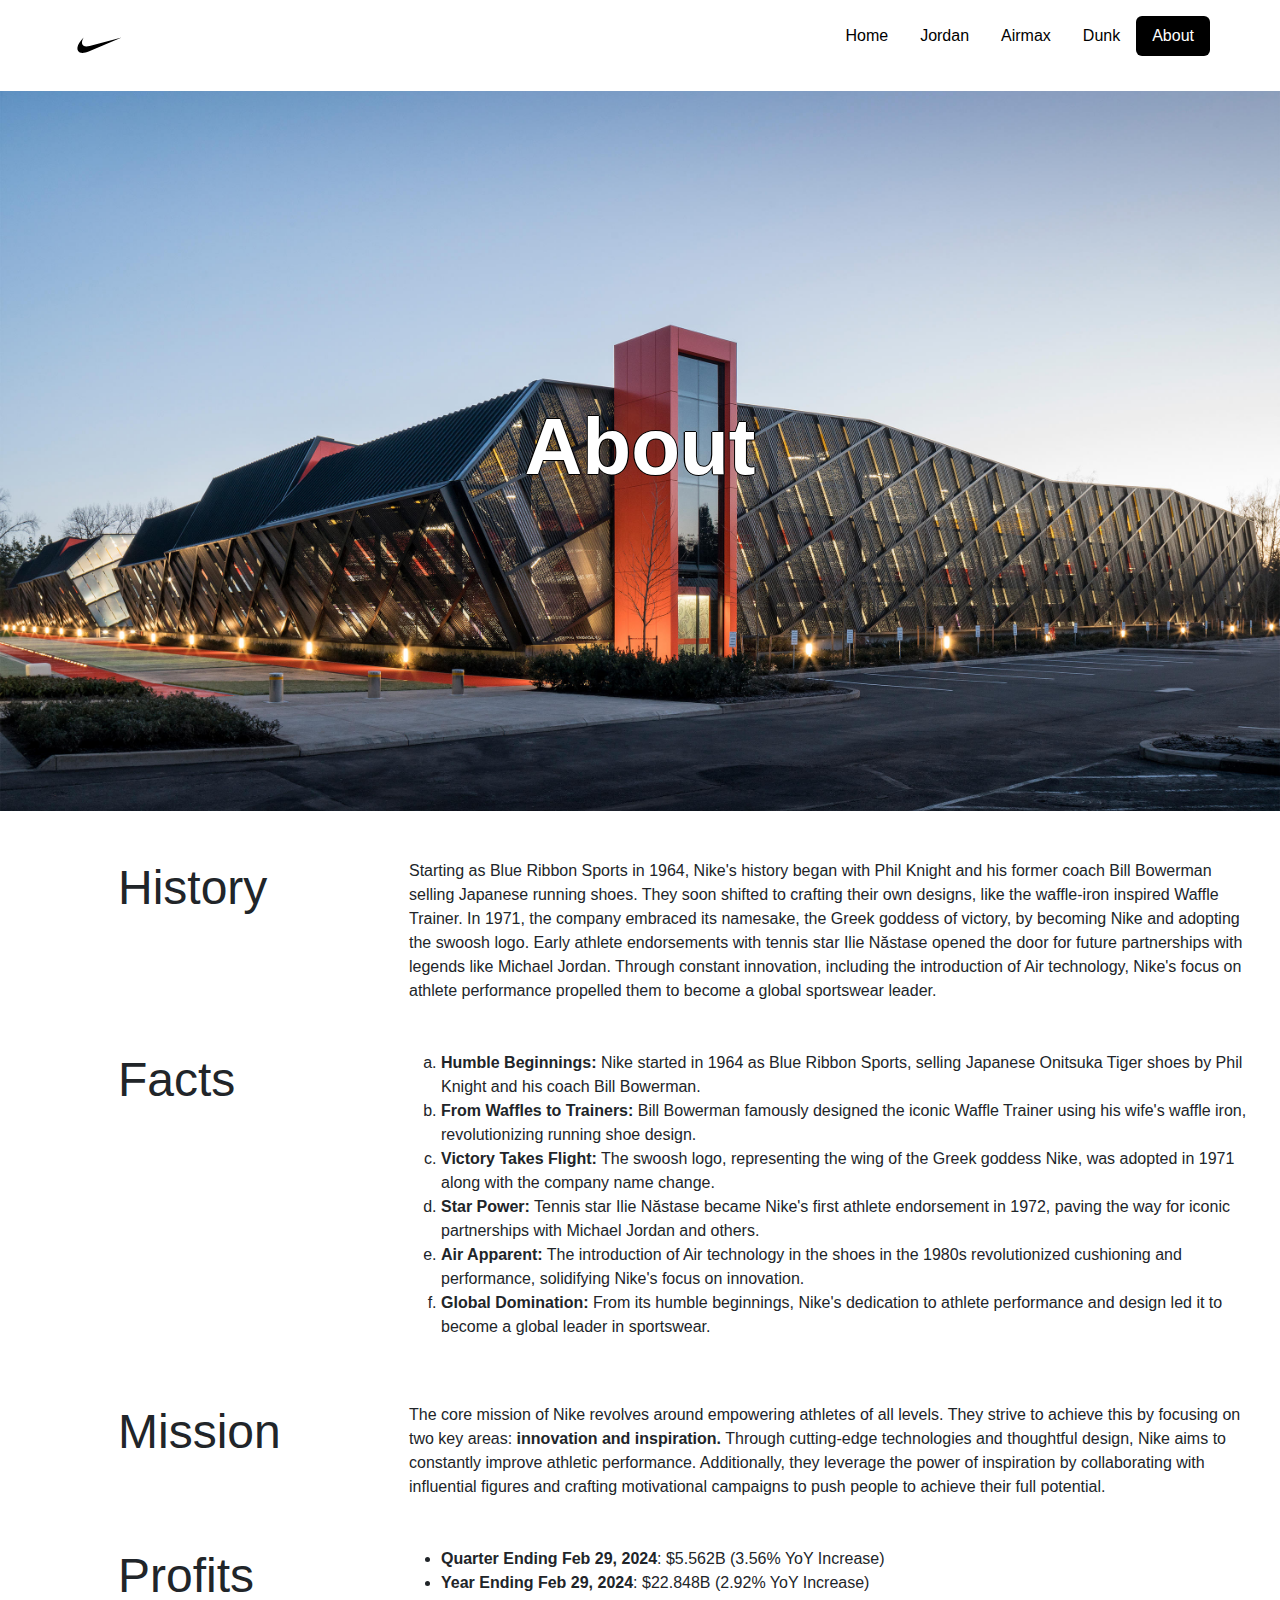
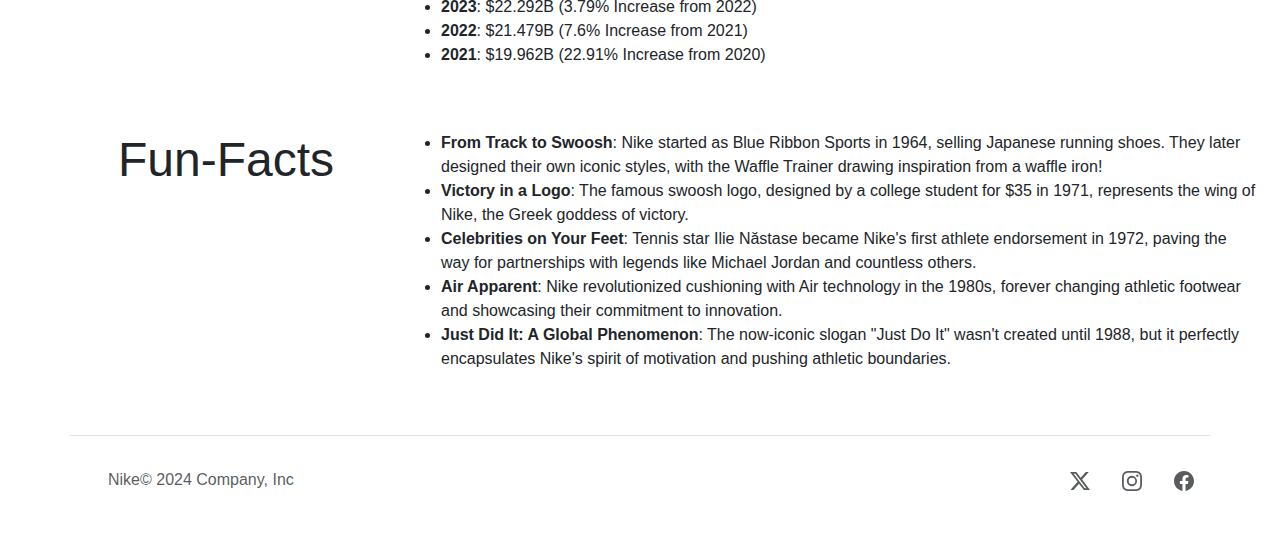
<file: about.html>
<!DOCTYPE html>
<html lang="en">
  <head>
    <meta charset="UTF-8" />
    <meta name="viewport" content="width=device-width, initial-scale=1.0" />
    <title>Nike About</title>
    <link
      rel="shortcut icon"
      href="images/nikefavicon.png"
      type="image/x-icon"
    />
    <link rel="stylesheet" href="style.css" />
    <link
      href="https://cdn.jsdelivr.net/npm/bootstrap@5.3.3/dist/css/bootstrap.min.css"
      rel="stylesheet"
      integrity="sha384-QWTKZyjpPEjISv5WaRU9OFeRpok6YctnYmDr5pNlyT2bRjXh0JMhjY6hW+ALEwIH"
      crossorigin="anonymous"
    />
    <link href="https://unpkg.com/aos@2.3.1/dist/aos.css" rel="stylesheet" />
  </head>

  <body>
    <div class="container bg-white">
      <header class="d-flex flex-wrap justify-content-center py-3">
        <a
          href="index.html"
          class="d-flex align-items-center mb-3 mb-md-0 me-md-auto link-body-emphasis text-decoration-none"
        >
          <svg
            aria-hidden="true"
            class="pre-logo-svg"
            focusable="false"
            viewBox="0 0 24 24"
            role="img"
            width="59px"
            height=""
            fill="none"
          >
            <path
              fill="currentColor"
              fill-rule="evenodd"
              d="M21 8.719L7.836 14.303C6.74 14.768 5.818 15 5.075 15c-.836 0-1.445-.295-1.819-.884-.485-.76-.273-1.982.559-3.272.494-.754 1.122-1.446 1.734-2.108-.144.234-1.415 2.349-.025 3.345.275.2.666.298 1.147.298.386 0 .829-.063 1.316-.19L21 8.719z"
              clip-rule="evenodd"
            ></path>
          </svg>
        </a>

        <ul class="nav nav-pills">
          <li class="nav-item">
            <a href="index.html" class="nav-link" aria-current="page">Home</a>
          </li>
          <li class="nav-item">
            <a href="jordon.html" class="nav-link">Jordan</a>
          </li>
          <li class="nav-item">
            <a href="airmax.html" class="nav-link">Airmax</a>
          </li>
          <li class="nav-item">
            <a href="dunk.html" class="nav-link">Dunk</a>
          </li>
          <li class="nav-item">
            <a href="about.html" class="nav-link active">About</a>
          </li>
        </ul>
      </header>
    </div>
    <div class="abouthero d-flex align-items-center justify-content-center">
      <div class="">
        <h1 class="display-1 fw-bold">About</h1>
      </div>
    </div>
    <div class="container">
      <div class="container m-5">
        <div class="row">
          <div class="col-3 display-5 fwbold">History</div>
          <div class="col-9">
            Starting as Blue Ribbon Sports in 1964, Nike's history began with
            Phil Knight and his former coach Bill Bowerman selling Japanese
            running shoes. They soon shifted to crafting their own designs, like
            the waffle-iron inspired Waffle Trainer. In 1971, the company
            embraced its namesake, the Greek goddess of victory, by becoming
            Nike and adopting the swoosh logo. Early athlete endorsements with
            tennis star Ilie Năstase opened the door for future partnerships
            with legends like Michael Jordan. Through constant innovation,
            including the introduction of Air technology, Nike's focus on
            athlete performance propelled them to become a global sportswear
            leader.
          </div>
        </div>
      </div>
      <div class="container m-5">
        <div class="row">
          <div class="col-3 display-5 fwbold">Facts</div>
          <div class="col-9">
            <ol type="a">
              <li>
                <b>Humble Beginnings:</b> Nike started in 1964 as Blue Ribbon
                Sports, selling Japanese Onitsuka Tiger shoes by Phil Knight and
                his coach Bill Bowerman.
              </li>
              <li>
                <b>From Waffles to Trainers:</b> Bill Bowerman famously designed
                the iconic Waffle Trainer using his wife's waffle iron,
                revolutionizing running shoe design.
              </li>
              <li>
                <b>Victory Takes Flight:</b> The swoosh logo, representing the
                wing of the Greek goddess Nike, was adopted in 1971 along with
                the company name change.
              </li>
              <li>
                <b>Star Power:</b> Tennis star Ilie Năstase became Nike's first
                athlete endorsement in 1972, paving the way for iconic
                partnerships with Michael Jordan and others.
              </li>
              <li>
                <b>Air Apparent:</b> The introduction of Air technology in the
                shoes in the 1980s revolutionized cushioning and performance,
                solidifying Nike's focus on innovation.
              </li>
              <li>
                <b>Global Domination:</b> From its humble beginnings, Nike's
                dedication to athlete performance and design led it to become a
                global leader in sportswear.
              </li>
            </ol>
          </div>
        </div>
      </div>
      <div class="container m-5">
        <div class="row">
          <div class="col-3 display-5 fwbold">Mission</div>
          <div class="col-9">
            The core mission of Nike revolves around empowering athletes of all
            levels. They strive to achieve this by focusing on two key areas:
            <b>innovation and inspiration.</b> Through cutting-edge technologies
            and thoughtful design, Nike aims to constantly improve athletic
            performance. Additionally, they leverage the power of inspiration by
            collaborating with influential figures and crafting motivational
            campaigns to push people to achieve their full potential.
          </div>
        </div>
      </div>
      <div class="container m-5">
        <div class="row">
          <div class="col-3 display-5 fwbold">Profits</div>
          <div class="col-9">
            <ul>
              <li>
                <b>Quarter Ending Feb 29, 2024</b>: $5.562B (3.56% YoY Increase)
              </li>
              <li>
                <b>Year Ending Feb 29, 2024</b>: $22.848B (2.92% YoY Increase)
              </li>
              <li><b>2023</b>: $22.292B (3.79% Increase from 2022)</li>
              <li><b>2022</b>: $21.479B (7.6% Increase from 2021)</li>
              <li><b>2021</b>: $19.962B (22.91% Increase from 2020)</li>
            </ul>
          </div>
        </div>
      </div>
      <div class="container m-5">
        <div class="row">
          <div class="col-3 display-5 fwbold">Fun-Facts</div>
          <div class="col-9">
            <ul>
              <li>
                <b>From Track to Swoosh</b>: Nike started as Blue Ribbon Sports
                in 1964, selling Japanese running shoes. They later designed
                their own iconic styles, with the Waffle Trainer drawing
                inspiration from a waffle iron!
              </li>
              <li>
                <b>Victory in a Logo</b>: The famous swoosh logo, designed by a
                college student for $35 in 1971, represents the wing of Nike,
                the Greek goddess of victory.
              </li>
              <li>
                <b>Celebrities on Your Feet</b>: Tennis star Ilie Năstase became
                Nike's first athlete endorsement in 1972, paving the way for
                partnerships with legends like Michael Jordan and countless
                others.
              </li>
              <li>
                <b>Air Apparent</b>: Nike revolutionized cushioning with Air
                technology in the 1980s, forever changing athletic footwear and
                showcasing their commitment to innovation.
              </li>
              <li>
                <b>Just Did It: A Global Phenomenon</b>: The now-iconic slogan
                "Just Do It" wasn't created until 1988, but it perfectly
                encapsulates Nike's spirit of motivation and pushing athletic
                boundaries.
              </li>
            </ul>
          </div>
        </div>
      </div>
    </div>

    <div class="container">
      <footer
        class="d-flex flex-wrap justify-content-between align-items-center py-3 my-4 border-top"
      >
        <div class="col-md-4 d-flex align-items-center">
          <a
            href="/"
            class="mb-3 me-2 mb-md-0 text-body-secondary text-decoration-none lh-1"
          >
            <svg class="bi" width="30" height="24">
              <use xlink:href="#bootstrap"></use>
            </svg>
          </a>
          <span class="mb-3 mb-md-0 text-body-secondary"
            >Nike© 2024 Company, Inc</span
          >
        </div>

        <ul class="nav col-md-4 justify-content-end list-unstyled d-flex">
          <li class="m-3">
            <a class="text-body-secondary" href="#"
              ><svg
                xmlns="http://www.w3.org/2000/svg"
                width="20"
                height="20"
                fill="currentColor"
                class="bi bi-twitter-x"
                viewBox="0 0 16 16"
              >
                <path
                  d="M12.6.75h2.454l-5.36 6.142L16 15.25h-4.937l-3.867-5.07-4.425 5.07H.316l5.733-6.57L0 .75h5.063l3.495 4.633L12.601.75Zm-.86 13.028h1.36L4.323 2.145H2.865z"
                /></svg
            ></a>
          </li>
          <li class="m-3">
            <a class="text-body-secondary" href="#"
              ><svg
                xmlns="http://www.w3.org/2000/svg"
                width="20"
                height="20"
                fill="currentColor"
                class="bi bi-instagram"
                viewBox="0 0 16 16"
              >
                <path
                  d="M8 0C5.829 0 5.556.01 4.703.048 3.85.088 3.269.222 2.76.42a3.9 3.9 0 0 0-1.417.923A3.9 3.9 0 0 0 .42 2.76C.222 3.268.087 3.85.048 4.7.01 5.555 0 5.827 0 8.001c0 2.172.01 2.444.048 3.297.04.852.174 1.433.372 1.942.205.526.478.972.923 1.417.444.445.89.719 1.416.923.51.198 1.09.333 1.942.372C5.555 15.99 5.827 16 8 16s2.444-.01 3.298-.048c.851-.04 1.434-.174 1.943-.372a3.9 3.9 0 0 0 1.416-.923c.445-.445.718-.891.923-1.417.197-.509.332-1.09.372-1.942C15.99 10.445 16 10.173 16 8s-.01-2.445-.048-3.299c-.04-.851-.175-1.433-.372-1.941a3.9 3.9 0 0 0-.923-1.417A3.9 3.9 0 0 0 13.24.42c-.51-.198-1.092-.333-1.943-.372C10.443.01 10.172 0 7.998 0zm-.717 1.442h.718c2.136 0 2.389.007 3.232.046.78.035 1.204.166 1.486.275.373.145.64.319.92.599s.453.546.598.92c.11.281.24.705.275 1.485.039.843.047 1.096.047 3.231s-.008 2.389-.047 3.232c-.035.78-.166 1.203-.275 1.485a2.5 2.5 0 0 1-.599.919c-.28.28-.546.453-.92.598-.28.11-.704.24-1.485.276-.843.038-1.096.047-3.232.047s-2.39-.009-3.233-.047c-.78-.036-1.203-.166-1.485-.276a2.5 2.5 0 0 1-.92-.598 2.5 2.5 0 0 1-.6-.92c-.109-.281-.24-.705-.275-1.485-.038-.843-.046-1.096-.046-3.233s.008-2.388.046-3.231c.036-.78.166-1.204.276-1.486.145-.373.319-.64.599-.92s.546-.453.92-.598c.282-.11.705-.24 1.485-.276.738-.034 1.024-.044 2.515-.045zm4.988 1.328a.96.96 0 1 0 0 1.92.96.96 0 0 0 0-1.92m-4.27 1.122a4.109 4.109 0 1 0 0 8.217 4.109 4.109 0 0 0 0-8.217m0 1.441a2.667 2.667 0 1 1 0 5.334 2.667 2.667 0 0 1 0-5.334"
                /></svg
            ></a>
          </li>
          <li class="m-3">
            <a class="text-body-secondary" href="#"
              ><svg
                xmlns="http://www.w3.org/2000/svg"
                width="20"
                height="20"
                fill="currentColor"
                class="bi bi-facebook"
                viewBox="0 0 16 16"
              >
                <path
                  d="M16 8.049c0-4.446-3.582-8.05-8-8.05C3.58 0-.002 3.603-.002 8.05c0 4.017 2.926 7.347 6.75 7.951v-5.625h-2.03V8.05H6.75V6.275c0-2.017 1.195-3.131 3.022-3.131.876 0 1.791.157 1.791.157v1.98h-1.009c-.993 0-1.303.621-1.303 1.258v1.51h2.218l-.354 2.326H9.25V16c3.824-.604 6.75-3.934 6.75-7.951"
                /></svg
            ></a>
          </li>
        </ul>
      </footer>
    </div>
  </body>
</html>
</file>
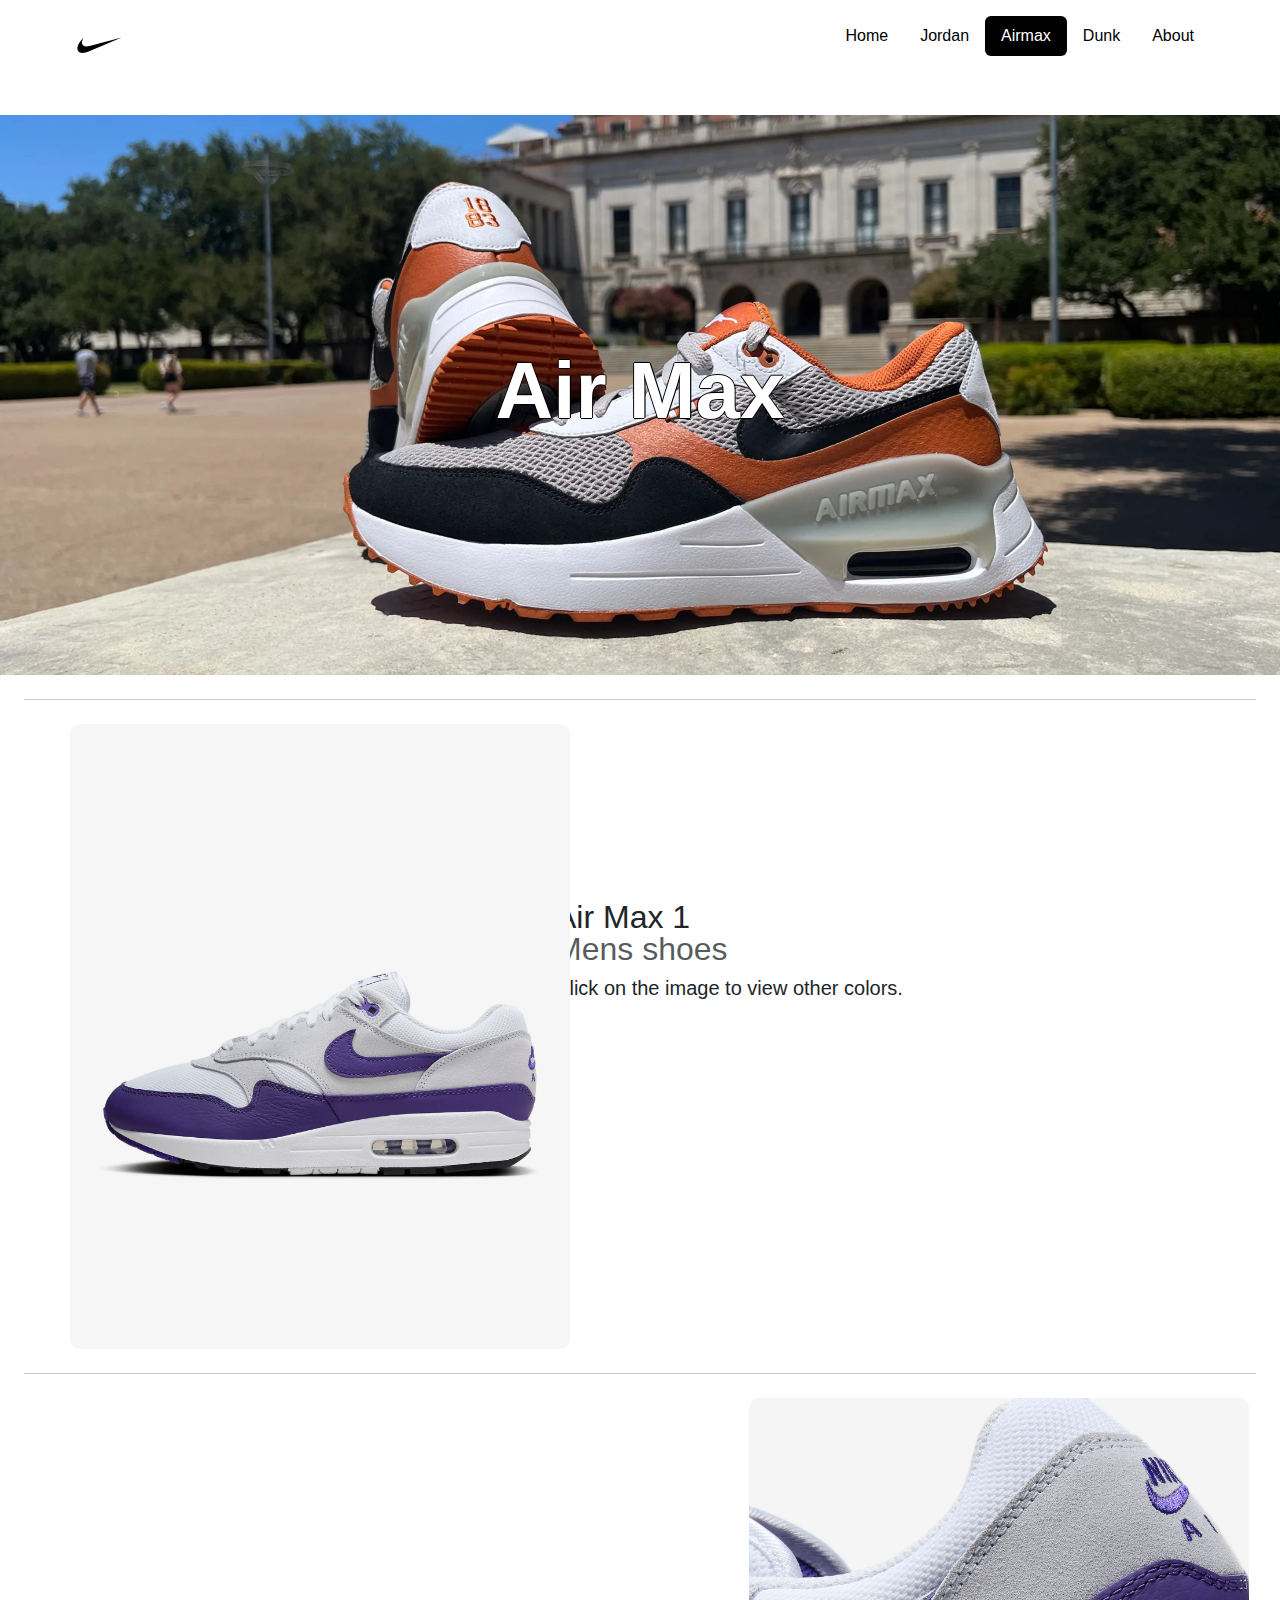
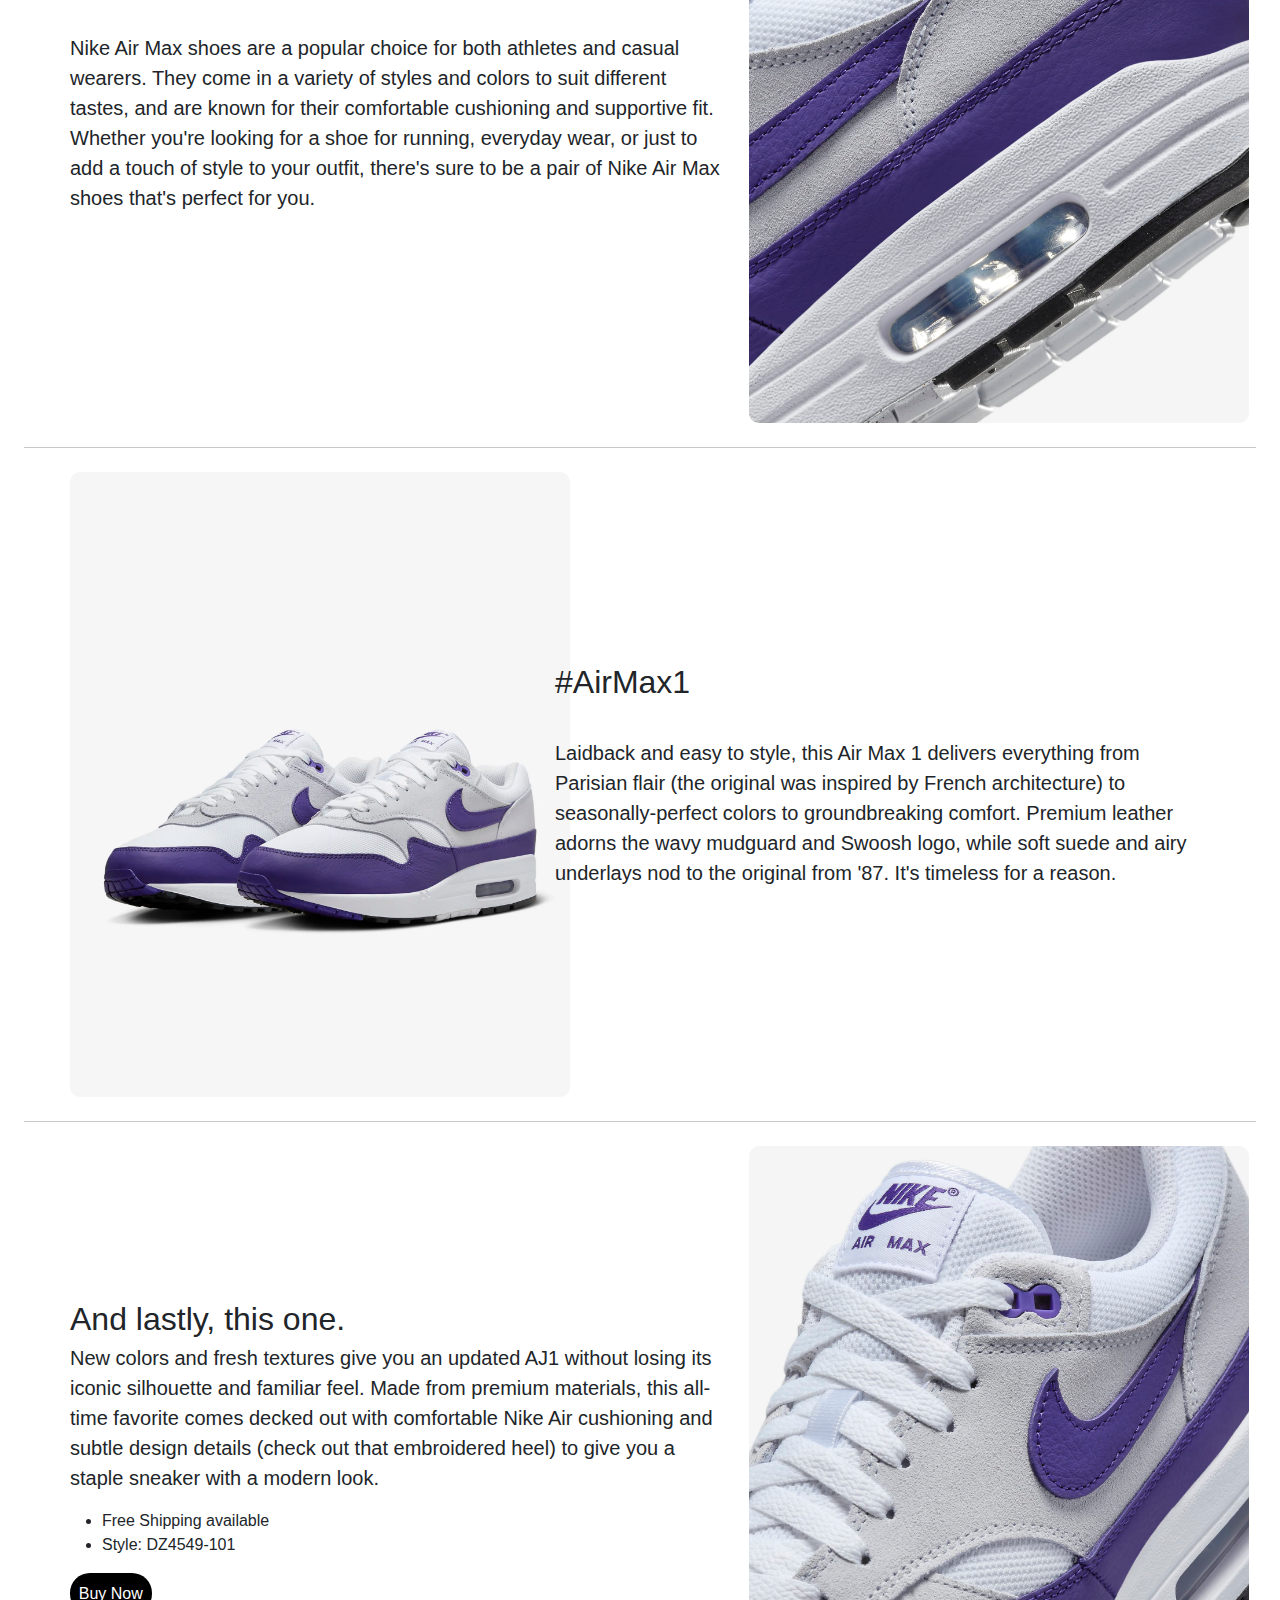
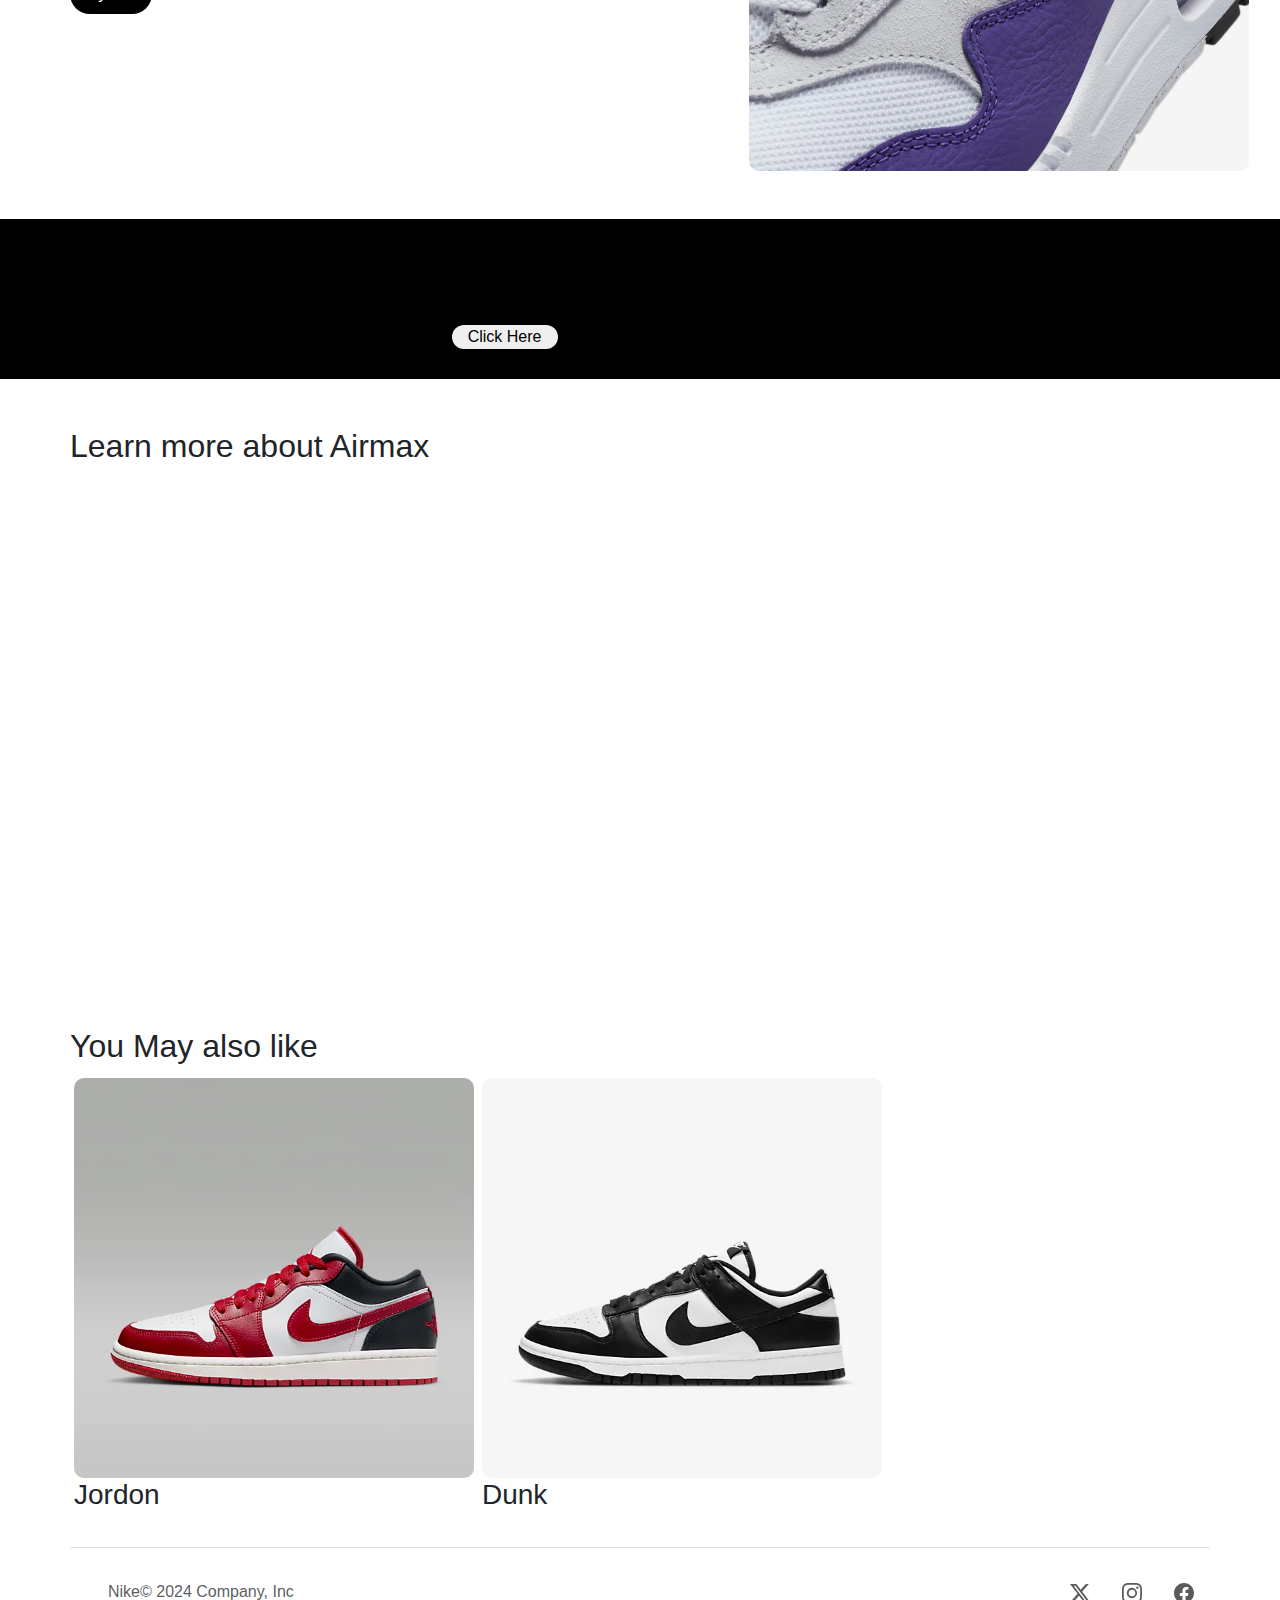
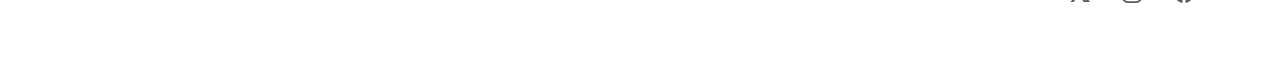
<file: airmax.html>
<!DOCTYPE html>
<html lang="en">
  <head>
    <meta charset="UTF-8" />
    <meta name="viewport" content="width=device-width, initial-scale=1.0" />
    <title>Air Max</title>
    <link rel="stylesheet" href="style.css" />
    <link rel="shortcut icon" href="images/nikefavicon.png" type="image/x-icon">
    <link
      href="https://cdn.jsdelivr.net/npm/bootstrap@5.3.3/dist/css/bootstrap.min.css"
      rel="stylesheet"
      integrity="sha384-QWTKZyjpPEjISv5WaRU9OFeRpok6YctnYmDr5pNlyT2bRjXh0JMhjY6hW+ALEwIH"
      crossorigin="anonymous"
    />
    <link href="https://unpkg.com/aos@2.3.1/dist/aos.css" rel="stylesheet" />
  </head>
  <body>
    <div class="container bg-white">
      <header class="d-flex flex-wrap justify-content-center py-3 mb-4">
        <a
          href="index.html"
          class="d-flex align-items-center mb-3 mb-md-0 me-md-auto link-body-emphasis text-decoration-none"
        >
        <svg aria-hidden="true" class="pre-logo-svg" focusable="false" viewBox="0 0 24 24" role="img" width="59px" height="" fill="none"><path fill="currentColor" fill-rule="evenodd" d="M21 8.719L7.836 14.303C6.74 14.768 5.818 15 5.075 15c-.836 0-1.445-.295-1.819-.884-.485-.76-.273-1.982.559-3.272.494-.754 1.122-1.446 1.734-2.108-.144.234-1.415 2.349-.025 3.345.275.2.666.298 1.147.298.386 0 .829-.063 1.316-.19L21 8.719z" clip-rule="evenodd"></path></svg>
        </a>

        <ul class="nav nav-pills">
          <li class="nav-item">
            <a href="index.html" class="nav-link" aria-current="page">Home</a>
          </li>
          <li class="nav-item"><a href="jordon.html" class="nav-link">Jordan</a></li>
          <li class="nav-item"><a href="airmax.html" class="nav-link active">Airmax</a></li>
          <li class="nav-item"><a href="dunk.html" class="nav-link">Dunk</a></li>
          <li class="nav-item"><a href="about.html" class="nav-link">About</a></li>
        </ul>
      </header>
    </div>
    <div class="airmaxheropage d-flex align-items-center justify-content-flex-center">
      <div class="container d-flex align-items-center justify-content-center">
            <h1 class="quote display-1 fw-bold" data-aos="zoom-in" data-aos-duration="1000">Air Max</h1>
      </div>
      
    </div>
    <hr class="featurette-divider m-4" />
    <div class="container">
      <div
        class="row featurette d-flex align-items-center jutify-content-center"
      >
        <div class="col-md-7 order-md-2">
          <h2 class="featurette-heading fw-normal lh-1">
            Air Max 1 <br /><span class="text-body-secondary"
              >Mens shoes</span
            >
          </h2>
          <p class="lead">Click on the image to view  other colors.</p>
          <div class="container d-flex m-4 flex-wrap">
            <div
              class="jordoncolor1 m-1"
              onclick="Changeimg('images/airmaxcolor1.png')"
            >
              <img
                src="images/airmaxcolor1.png"
                width="90em"
                alt=""
                srcset=""
                data-aos="zoom-in" data-aos-duration="1000"
              />
            </div>
            <div
              class="jordoncolor2 m-1"
              onclick="Changeimg('images/airmaxcolor2.png')"
            >
              <img
                src="images/airmaxcolor2.png"
                width="90em"
                alt=""
                srcset=""
                data-aos="zoom-in" data-aos-duration="1000"
              />
            </div>
            <div
              class="jordoncolor3 m-1"
              onclick="Changeimg('images/airmaxcolor3.png')"
            >
              <img
                src="images/airmaxcolor3.png"
                width="90em"
                alt=""
                srcset=""
                data-aos="zoom-in" data-aos-duration="1000"
              />
            </div>
            <div
              class="jordoncolor4 m-1"
              onclick="Changeimg('images/airmaxcolor4.jpg')"
            >
              <img
                src="images/airmaxcolor4.jpg"
                width="90em"
                alt=""
                srcset=""
                data-aos="zoom-in" data-aos-duration="1000"
              />
            </div>
            <div
              class="jordoncolor4 m-1"
              onclick="Changeimg('images/airmaxcolor5.png')"
            >
              <img
                src="images/airmaxcolor5.png"
                width="90em"
                alt=""
                srcset=""
                data-aos="zoom-in" data-aos-duration="1000"
              />
            </div>
          </div>
        </div>
        <div class="col-md-5 order-md-1">
          <img
            id="jordonimages"
            src="images/airmax1.png"
            width="500px"
            alt=""
            data-aos="zoom-in" data-aos-duration="1000"
          />
        </div>
      </div>
    </div>
    <hr class="featurette-divider m-4" />
    <div class="container">
      <div class="row featurette d-flex align-items-center jutify-content-center ">
        <div class="col-md-7">
          <h2 class="featurette-heading fw-normal lh-1 " data-aos="zoom-in" data-aos-duration="1000">
            Grip...
            <span class="text-body-secondary">Comfort</span>
          </h2>
          <p class="lead" >
            Nike Air Max shoes are a popular choice for both athletes and casual wearers.  They come in a variety of styles and colors to suit different tastes, and are known for their comfortable cushioning and supportive fit.  Whether you're looking for a shoe for running, everyday wear, or just to add a touch of style to your outfit, there's sure to be a pair of Nike Air Max shoes that's perfect for you.
          </p>
        </div>
        <div class="col-md-5">
         <img src="images/airmaxgrip.jpg" width="500px" alt="" srcset="" >
        </div>
      </div>
    </div>
    <hr class="featurette-divider m-4" />
    <div class="container">
      <div
        class="row featurette d-flex align-items-center jutify-content-center"
      >
        <div class="col-md-7 order-md-2">
          <h2 class="featurette-heading fw-normal lh-1">
            #AirMax1 <br /><span class="text-body-secondary" data-aos="zoom-in" data-aos-duration="2000"
              >#Air</span
            >
          </h2>
          <p class="lead">Laidback and easy to style, this Air Max 1 delivers everything from Parisian flair (the original was inspired by French architecture) to seasonally-perfect colors to groundbreaking comfort. Premium leather adorns the wavy mudguard and Swoosh logo, while soft suede and airy underlays nod to the original from '87. It's timeless for a reason.</p>
          
        </div>
        <div class="col-md-5 order-md-1">
          <img
            id="jordonimages"
            src="images/airmaxstyle.png"
            width="500px"
            alt=""
            
          />
        </div>
      </div>
    </div>
    <hr class="featurette-divider m-4" />
    <div class="container">
      <div class="row featurette d-flex align-items-center jutify-content-center">
        <div class="col-md-7">
          <h2 class="featurette-heading fw-normal lh-1">
            And lastly, this one.
            <span class="text-body-secondary" data-aos="zoom-in" data-aos-duration="6000">Checkmate.</span>
          </h2>
          <p class="lead" >
            New colors and fresh textures give you an updated AJ1 without losing its iconic silhouette and familiar feel. Made from premium materials, this all-time favorite comes decked out with comfortable Nike Air cushioning and subtle design details (check out that embroidered heel) to give you a staple sneaker with a modern look.
          </p>
          <ul>
            <li>Free Shipping available</li>
            <li>Style: DZ4549-101</li>
          </ul>
          <button class="shopnow">Buy Now</button>
        </div>
        <div class="col-md-5">
         <img src="images/airmax3.jpg" width="500px" alt="" srcset="">
        </div>
      </div>
    </div>
    <div class="comparehero d-flex align-items-center justify-content-center">
      <div>
      <div class="container ">
        <h1 class="quote display-4 fw-bold" data-aos="zoom-in" data-aos-duration="1000">Compare here</h1>
        <a href="compare.html"><button>Click Here</button></a>
      </div>
      </div>
    </div>
    <div class="container">
      <h2>Learn more about Airmax</h2>
      <div class="container m-4 d-flex justify-content-center align-items-center">
        <iframe width="914" height="514" src="https://www.youtube.com/embed/LBukoM3CLic" title="The Story of Air Max: 90 to 2090 | Air Max Day | Nike" frameborder="0" allow="accelerometer; autoplay; clipboard-write; encrypted-media; gyroscope; picture-in-picture; web-share" referrerpolicy="strict-origin-when-cross-origin" allowfullscreen></iframe>
      </div>
    </div>
    <div class="container">
      <h2>You May also like</h2>
      <div class="container youmaylike d-flex justify-content-start align-items-center">
        <div class="box1 m-1">
          <a href="jordon.html"><img src="images/Jordon.png" width="400px" alt="" srcset="" /></a>
          <h3>Jordon</h3>
        </div>
        <div class="box2 m-1">
          <a href="dunk.html"><img src="images/dunk.png" width="400px" alt="" srcset="" /></a>
          <h3>Dunk</h3>
        </div>
      </div>
    </div>
    <div class="container">
      <footer
        class="d-flex flex-wrap justify-content-between align-items-center py-3 my-4 border-top"
      >
        <div class="col-md-4 d-flex align-items-center">
          <a
            href="/"
            class="mb-3 me-2 mb-md-0 text-body-secondary text-decoration-none lh-1"
          >
            <svg class="bi" width="30" height="24">
              <use xlink:href="#bootstrap"></use>
            </svg>
          </a>
          <span class="mb-3 mb-md-0 text-body-secondary"
            >Nike© 2024 Company, Inc</span
          >
        </div>

        <ul class="nav col-md-4 justify-content-end list-unstyled d-flex">
          <li class="m-3">
            <a class="text-body-secondary" href="#"
              ><svg
                xmlns="http://www.w3.org/2000/svg"
                width="20"
                height="20"
                fill="currentColor"
                class="bi bi-twitter-x"
                viewBox="0 0 16 16"
              >
                <path
                  d="M12.6.75h2.454l-5.36 6.142L16 15.25h-4.937l-3.867-5.07-4.425 5.07H.316l5.733-6.57L0 .75h5.063l3.495 4.633L12.601.75Zm-.86 13.028h1.36L4.323 2.145H2.865z"
                /></svg
            ></a>
          </li>
          <li class="m-3">
            <a class="text-body-secondary" href="#"
              ><svg
                xmlns="http://www.w3.org/2000/svg"
                width="20"
                height="20"
                fill="currentColor"
                class="bi bi-instagram"
                viewBox="0 0 16 16"
              >
                <path
                  d="M8 0C5.829 0 5.556.01 4.703.048 3.85.088 3.269.222 2.76.42a3.9 3.9 0 0 0-1.417.923A3.9 3.9 0 0 0 .42 2.76C.222 3.268.087 3.85.048 4.7.01 5.555 0 5.827 0 8.001c0 2.172.01 2.444.048 3.297.04.852.174 1.433.372 1.942.205.526.478.972.923 1.417.444.445.89.719 1.416.923.51.198 1.09.333 1.942.372C5.555 15.99 5.827 16 8 16s2.444-.01 3.298-.048c.851-.04 1.434-.174 1.943-.372a3.9 3.9 0 0 0 1.416-.923c.445-.445.718-.891.923-1.417.197-.509.332-1.09.372-1.942C15.99 10.445 16 10.173 16 8s-.01-2.445-.048-3.299c-.04-.851-.175-1.433-.372-1.941a3.9 3.9 0 0 0-.923-1.417A3.9 3.9 0 0 0 13.24.42c-.51-.198-1.092-.333-1.943-.372C10.443.01 10.172 0 7.998 0zm-.717 1.442h.718c2.136 0 2.389.007 3.232.046.78.035 1.204.166 1.486.275.373.145.64.319.92.599s.453.546.598.92c.11.281.24.705.275 1.485.039.843.047 1.096.047 3.231s-.008 2.389-.047 3.232c-.035.78-.166 1.203-.275 1.485a2.5 2.5 0 0 1-.599.919c-.28.28-.546.453-.92.598-.28.11-.704.24-1.485.276-.843.038-1.096.047-3.232.047s-2.39-.009-3.233-.047c-.78-.036-1.203-.166-1.485-.276a2.5 2.5 0 0 1-.92-.598 2.5 2.5 0 0 1-.6-.92c-.109-.281-.24-.705-.275-1.485-.038-.843-.046-1.096-.046-3.233s.008-2.388.046-3.231c.036-.78.166-1.204.276-1.486.145-.373.319-.64.599-.92s.546-.453.92-.598c.282-.11.705-.24 1.485-.276.738-.034 1.024-.044 2.515-.045zm4.988 1.328a.96.96 0 1 0 0 1.92.96.96 0 0 0 0-1.92m-4.27 1.122a4.109 4.109 0 1 0 0 8.217 4.109 4.109 0 0 0 0-8.217m0 1.441a2.667 2.667 0 1 1 0 5.334 2.667 2.667 0 0 1 0-5.334"
                /></svg
            ></a>
          </li>
          <li class="m-3">
            <a class="text-body-secondary" href="#"
              ><svg
                xmlns="http://www.w3.org/2000/svg"
                width="20"
                height="20"
                fill="currentColor"
                class="bi bi-facebook"
                viewBox="0 0 16 16"
              >
                <path
                  d="M16 8.049c0-4.446-3.582-8.05-8-8.05C3.58 0-.002 3.603-.002 8.05c0 4.017 2.926 7.347 6.75 7.951v-5.625h-2.03V8.05H6.75V6.275c0-2.017 1.195-3.131 3.022-3.131.876 0 1.791.157 1.791.157v1.98h-1.009c-.993 0-1.303.621-1.303 1.258v1.51h2.218l-.354 2.326H9.25V16c3.824-.604 6.75-3.934 6.75-7.951"
                /></svg
            ></a>
          </li>
        </ul>
      </footer>
    </div>
  </body>
  <script
    src="https://cdn.jsdelivr.net/npm/bootstrap@5.3.3/dist/js/bootstrap.bundle.min.js"
    integrity="sha384-YvpcrYf0tY3lHB60NNkmXc5s9fDVZLESaAA55NDzOxhy9GkcIdslK1eN7N6jIeHz"
    crossorigin="anonymous"
  ></script>
  <script src="https://unpkg.com/aos@2.3.1/dist/aos.js"></script>
  <script>
    AOS.init();
  </script>
  <script src="script.js"></script>
</html>
</file>
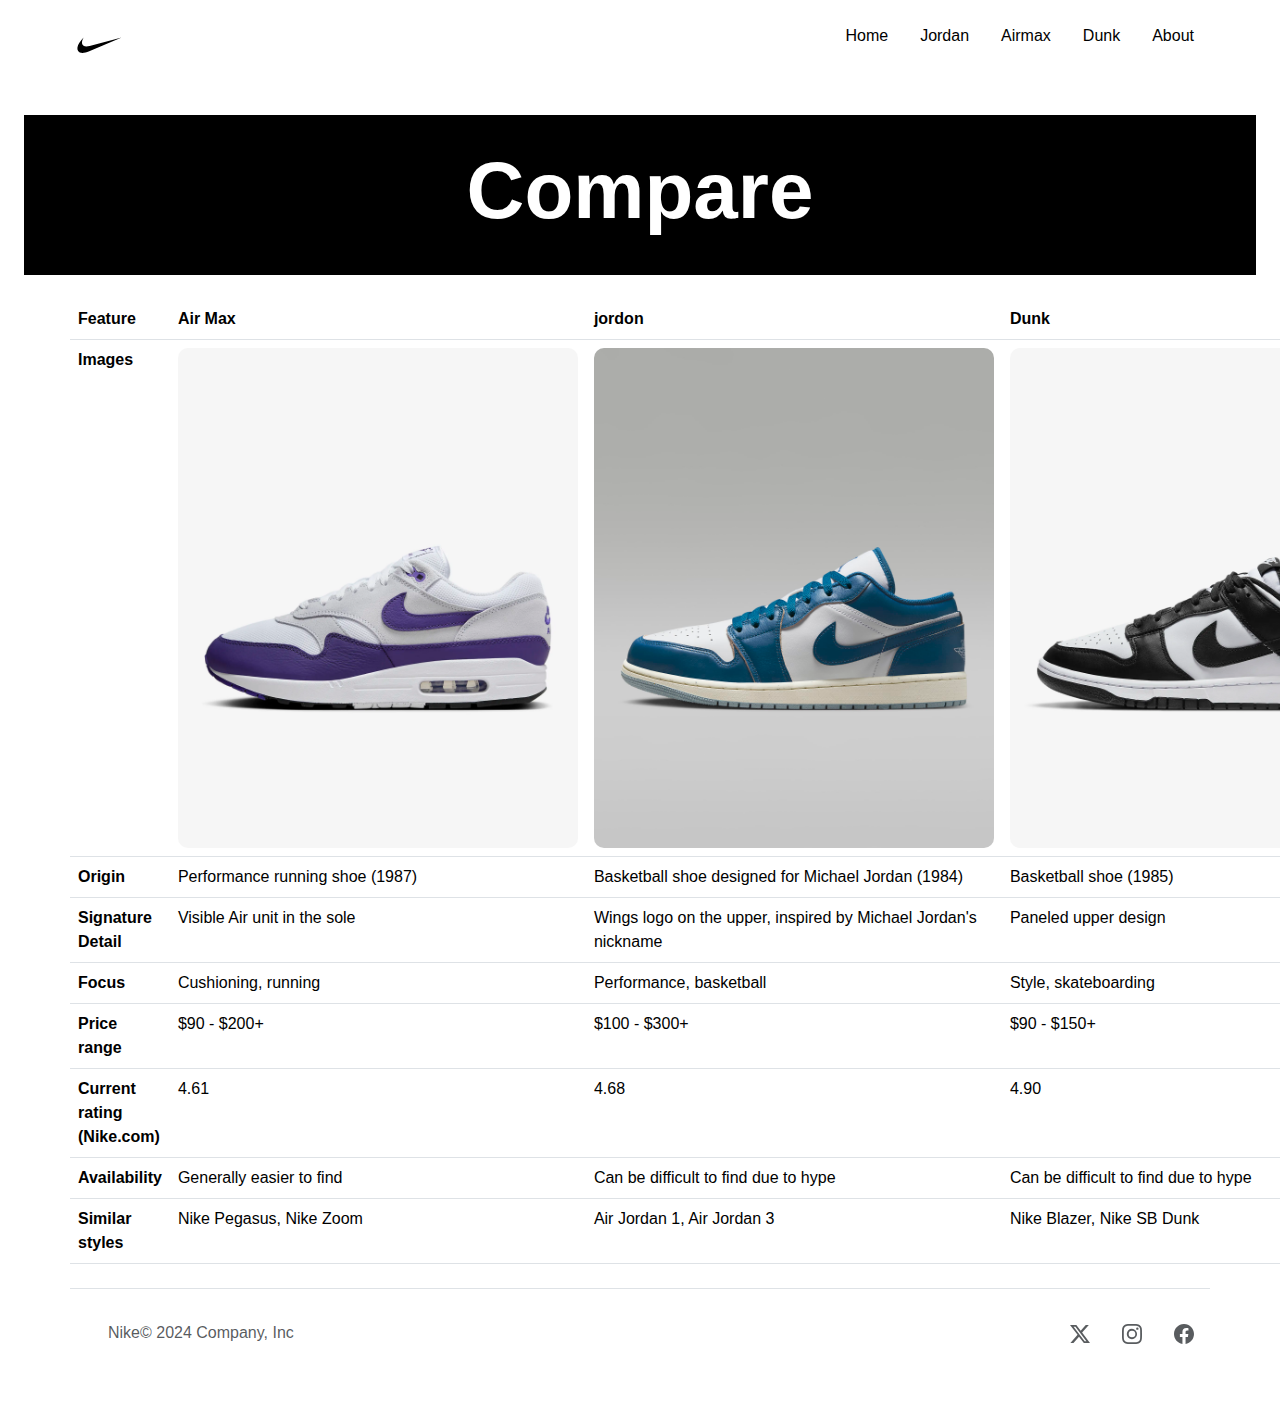
<file: compare.html>
<!DOCTYPE html>
<html lang="en">
  <head>
    <meta charset="UTF-8" />
    <meta name="viewport" content="width=device-width, initial-scale=1.0" />
    <title>Compare. Nike</title>
    <link
      rel="shortcut icon"
      href="images/nikefavicon.png"
      type="image/x-icon"
    />
    <link rel="stylesheet" href="style.css" />
    <link
      href="https://cdn.jsdelivr.net/npm/bootstrap@5.3.3/dist/css/bootstrap.min.css"
      rel="stylesheet"
      integrity="sha384-QWTKZyjpPEjISv5WaRU9OFeRpok6YctnYmDr5pNlyT2bRjXh0JMhjY6hW+ALEwIH"
      crossorigin="anonymous"
    />
    <link href="https://unpkg.com/aos@2.3.1/dist/aos.css" rel="stylesheet" />
  </head>
  <body>
    <div class="container bg-white">
      <header class="d-flex flex-wrap justify-content-center py-3">
        <a
          href="index.html"
          class="d-flex align-items-center mb-3 mb-md-0 me-md-auto link-body-emphasis text-decoration-none"
        >
          <svg
            aria-hidden="true"
            class="pre-logo-svg"
            focusable="false"
            viewBox="0 0 24 24"
            role="img"
            width="59px"
            height=""
            fill="none"
          >
            <path
              fill="currentColor"
              fill-rule="evenodd"
              d="M21 8.719L7.836 14.303C6.74 14.768 5.818 15 5.075 15c-.836 0-1.445-.295-1.819-.884-.485-.76-.273-1.982.559-3.272.494-.754 1.122-1.446 1.734-2.108-.144.234-1.415 2.349-.025 3.345.275.2.666.298 1.147.298.386 0 .829-.063 1.316-.19L21 8.719z"
              clip-rule="evenodd"
            ></path>
          </svg>
        </a>

        <ul class="nav nav-pills">
          <li class="nav-item">
            <a href="index.html" class="nav-link" aria-current="page">Home</a>
          </li>
          <li class="nav-item">
            <a href="jordon.html" class="nav-link">Jordan</a>
          </li>
          <li class="nav-item">
            <a href="airmax.html" class="nav-link">Airmax</a>
          </li>
          <li class="nav-item">
            <a href="dunk.html" class="nav-link">Dunk</a>
          </li>
          <li class="nav-item">
            <a href="about.html" class="nav-link">About</a>
          </li>
        </ul>
      </header>
    </div>
    <div class="comparehero d-flex align-items-center justify-content-center m-4">
      <div>
      <div class="container ">
        <h1 class="quote display-1 fw-bold" data-aos="zoom-in" data-aos-duration="1000">Compare</h1>
      </div>
      </div>
    </div>
    <div class="container">
      <table class="table table-hover">
          <thead>
            <tr>
              <th scope="col">Feature</th>
              <th scope="col">Air Max</th>
              <th scope="col">jordon</th>
              <th scope="col">Dunk</th>
            </tr>
          </thead>
          <tbody>
            <tr id="tableimage">
              <th scope="row">Images</th>
              <td><img src="images/airmax1.png" width="400px" alt="" srcset=""></td>
              <td><img src="images/jordon1.jpg" width="400px" alt="" srcset=""></td>
              <td><img src="images/dunk1.png" width="400px" alt="" srcset=""></td>
            </tr>
            <tr>
              <th scope="row">Origin</th>
              <td>Performance running shoe (1987)</td>
              <td>Basketball shoe designed for Michael Jordan (1984)</td>
              <td>Basketball shoe (1985)</td>
            </tr>
            <tr>
              <th scope="row">Signature Detail</th>
              <td>Visible Air unit in the sole</td>
              <td>Wings logo on the upper, inspired by Michael Jordan's nickname</td>
              <td>Paneled upper design</td>
            </tr>
            <tr>
              <th scope="row">Focus</th>
              <td>Cushioning, running</td>
              <td>Performance, basketball</td>
              <td>Style, skateboarding</td>
            </tr>
            <tr>
              <th scope="row">Price range</th>
              <td>$90 - $200+</td>
              <td>$100 - $300+</td>
              <td>$90 - $150+</td>
            </tr>
            <tr>
              <th scope="row">Current rating (Nike.com)</th>
              <td>4.61</td>
              <td>4.68</td>
              <td>4.90</td>
            </tr>
            <tr>
              <th scope="row">Availability</th>
              <td>Generally easier to find</td>
              <td>Can be difficult to find due to hype</td>
              <td>Can be difficult to find due to hype</td>
            </tr>
            <tr>
              <th scope="row">Similar styles</th>
              <td>Nike Pegasus, Nike Zoom</td>
              <td>Air Jordan 1, Air Jordan 3</td>
              <td>Nike Blazer, Nike SB Dunk</td>
            </tr>
          </tbody>
        </table>
    </div>
    <div class="container">
      <footer class="d-flex flex-wrap justify-content-between align-items-center py-3 my-4 border-top">
        <div class="col-md-4 d-flex align-items-center">
          <a href="/" class="mb-3 me-2 mb-md-0 text-body-secondary text-decoration-none lh-1">
            <svg class="bi" width="30" height="24">
              <use xlink:href="#bootstrap"></use>
            </svg>
          </a>
          <span class="mb-3 mb-md-0 text-body-secondary">Nike© 2024 Company, Inc</span>
        </div>
  
        <ul class="nav col-md-4 justify-content-end list-unstyled d-flex">
          <li class="m-3">
            <a class="text-body-secondary" href="#"><svg xmlns="http://www.w3.org/2000/svg" width="20" height="20"
                fill="currentColor" class="bi bi-twitter-x" viewBox="0 0 16 16">
                <path
                  d="M12.6.75h2.454l-5.36 6.142L16 15.25h-4.937l-3.867-5.07-4.425 5.07H.316l5.733-6.57L0 .75h5.063l3.495 4.633L12.601.75Zm-.86 13.028h1.36L4.323 2.145H2.865z" />
              </svg></a>
          </li>
          <li class="m-3">
            <a class="text-body-secondary" href="#"><svg xmlns="http://www.w3.org/2000/svg" width="20" height="20"
                fill="currentColor" class="bi bi-instagram" viewBox="0 0 16 16">
                <path
                  d="M8 0C5.829 0 5.556.01 4.703.048 3.85.088 3.269.222 2.76.42a3.9 3.9 0 0 0-1.417.923A3.9 3.9 0 0 0 .42 2.76C.222 3.268.087 3.85.048 4.7.01 5.555 0 5.827 0 8.001c0 2.172.01 2.444.048 3.297.04.852.174 1.433.372 1.942.205.526.478.972.923 1.417.444.445.89.719 1.416.923.51.198 1.09.333 1.942.372C5.555 15.99 5.827 16 8 16s2.444-.01 3.298-.048c.851-.04 1.434-.174 1.943-.372a3.9 3.9 0 0 0 1.416-.923c.445-.445.718-.891.923-1.417.197-.509.332-1.09.372-1.942C15.99 10.445 16 10.173 16 8s-.01-2.445-.048-3.299c-.04-.851-.175-1.433-.372-1.941a3.9 3.9 0 0 0-.923-1.417A3.9 3.9 0 0 0 13.24.42c-.51-.198-1.092-.333-1.943-.372C10.443.01 10.172 0 7.998 0zm-.717 1.442h.718c2.136 0 2.389.007 3.232.046.78.035 1.204.166 1.486.275.373.145.64.319.92.599s.453.546.598.92c.11.281.24.705.275 1.485.039.843.047 1.096.047 3.231s-.008 2.389-.047 3.232c-.035.78-.166 1.203-.275 1.485a2.5 2.5 0 0 1-.599.919c-.28.28-.546.453-.92.598-.28.11-.704.24-1.485.276-.843.038-1.096.047-3.232.047s-2.39-.009-3.233-.047c-.78-.036-1.203-.166-1.485-.276a2.5 2.5 0 0 1-.92-.598 2.5 2.5 0 0 1-.6-.92c-.109-.281-.24-.705-.275-1.485-.038-.843-.046-1.096-.046-3.233s.008-2.388.046-3.231c.036-.78.166-1.204.276-1.486.145-.373.319-.64.599-.92s.546-.453.92-.598c.282-.11.705-.24 1.485-.276.738-.034 1.024-.044 2.515-.045zm4.988 1.328a.96.96 0 1 0 0 1.92.96.96 0 0 0 0-1.92m-4.27 1.122a4.109 4.109 0 1 0 0 8.217 4.109 4.109 0 0 0 0-8.217m0 1.441a2.667 2.667 0 1 1 0 5.334 2.667 2.667 0 0 1 0-5.334" />
              </svg></a>
          </li>
          <li class="m-3">
            <a class="text-body-secondary" href="#"><svg xmlns="http://www.w3.org/2000/svg" width="20" height="20"
                fill="currentColor" class="bi bi-facebook" viewBox="0 0 16 16">
                <path
                  d="M16 8.049c0-4.446-3.582-8.05-8-8.05C3.58 0-.002 3.603-.002 8.05c0 4.017 2.926 7.347 6.75 7.951v-5.625h-2.03V8.05H6.75V6.275c0-2.017 1.195-3.131 3.022-3.131.876 0 1.791.157 1.791.157v1.98h-1.009c-.993 0-1.303.621-1.303 1.258v1.51h2.218l-.354 2.326H9.25V16c3.824-.604 6.75-3.934 6.75-7.951" />
              </svg></a>
          </li>
        </ul>
      </footer>
    </div>
  </body>
  
  <script
    src="https://cdn.jsdelivr.net/npm/bootstrap@5.3.3/dist/js/bootstrap.bundle.min.js"
    integrity="sha384-YvpcrYf0tY3lHB60NNkmXc5s9fDVZLESaAA55NDzOxhy9GkcIdslK1eN7N6jIeHz"
    crossorigin="anonymous"
  ></script>
  <script src="https://unpkg.com/aos@2.3.1/dist/aos.js"></script>
  <script>
    AOS.init();
  </script>
</html>
</file>
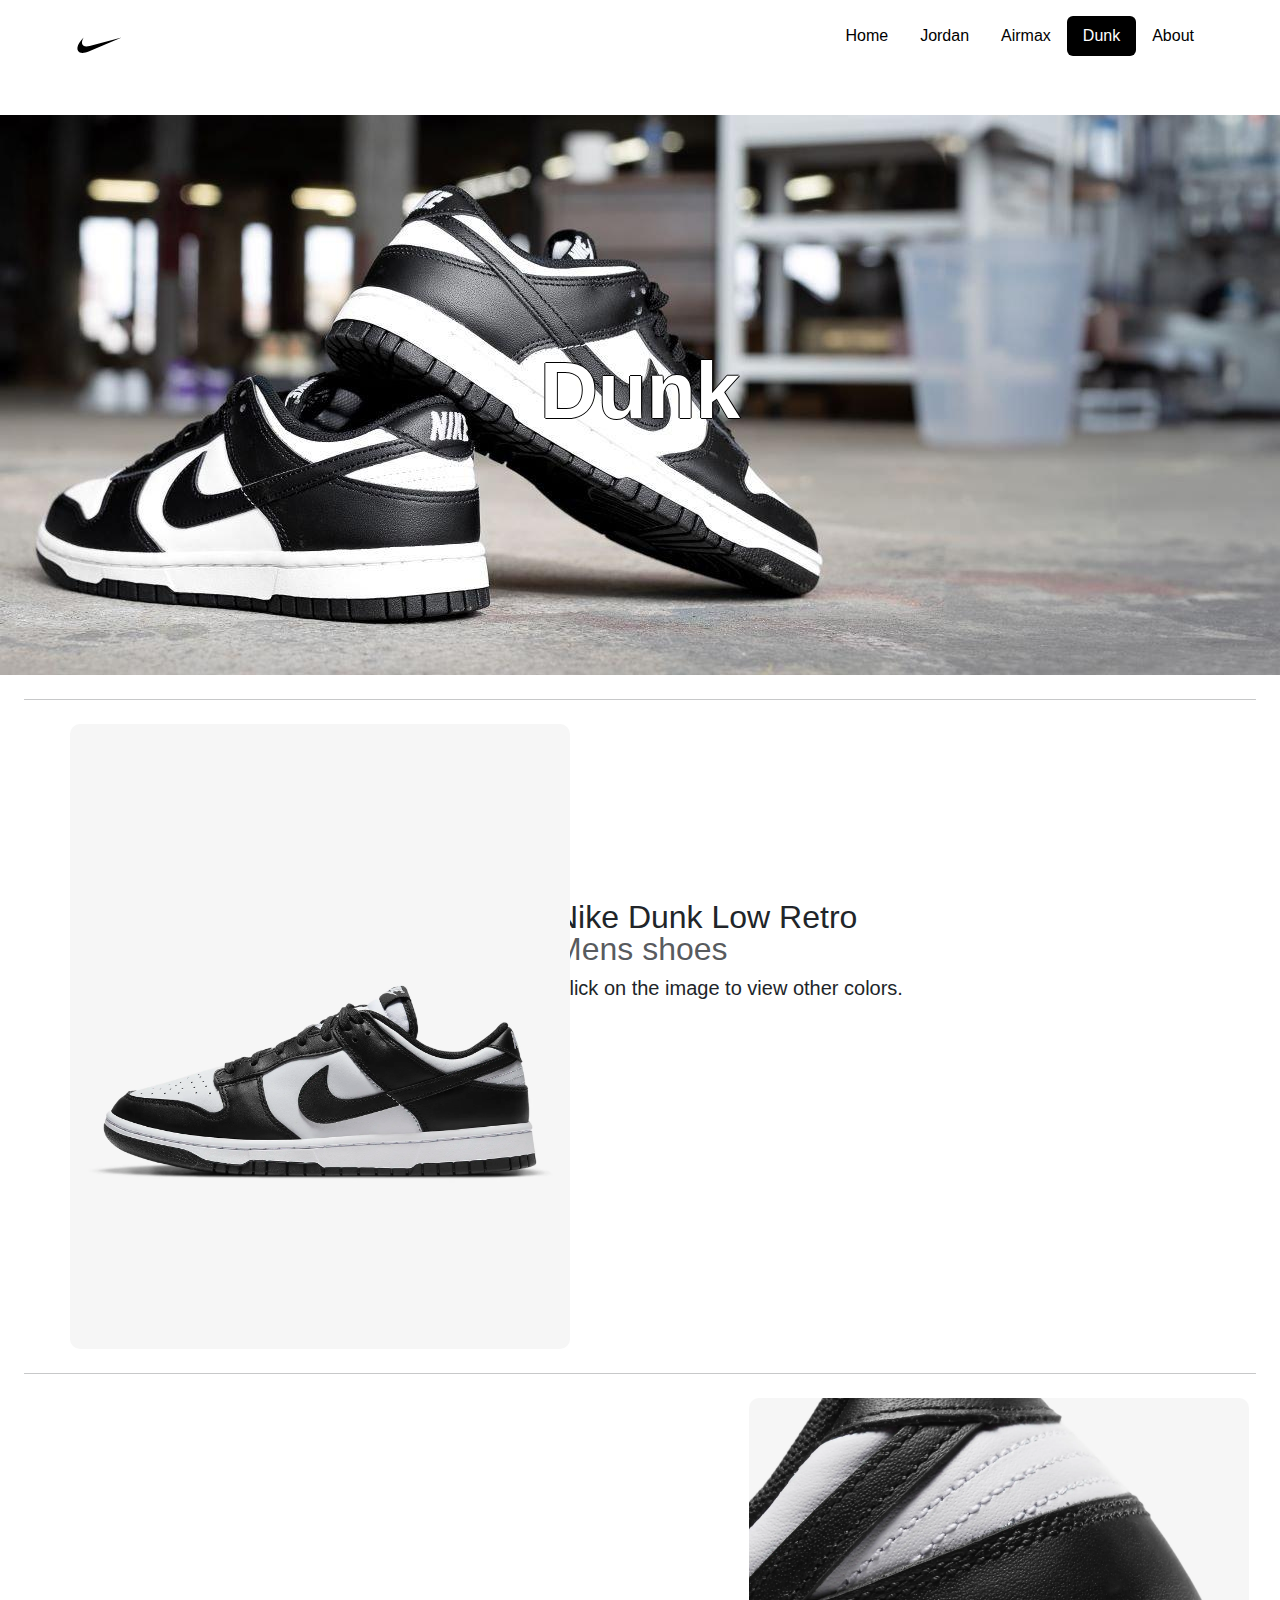
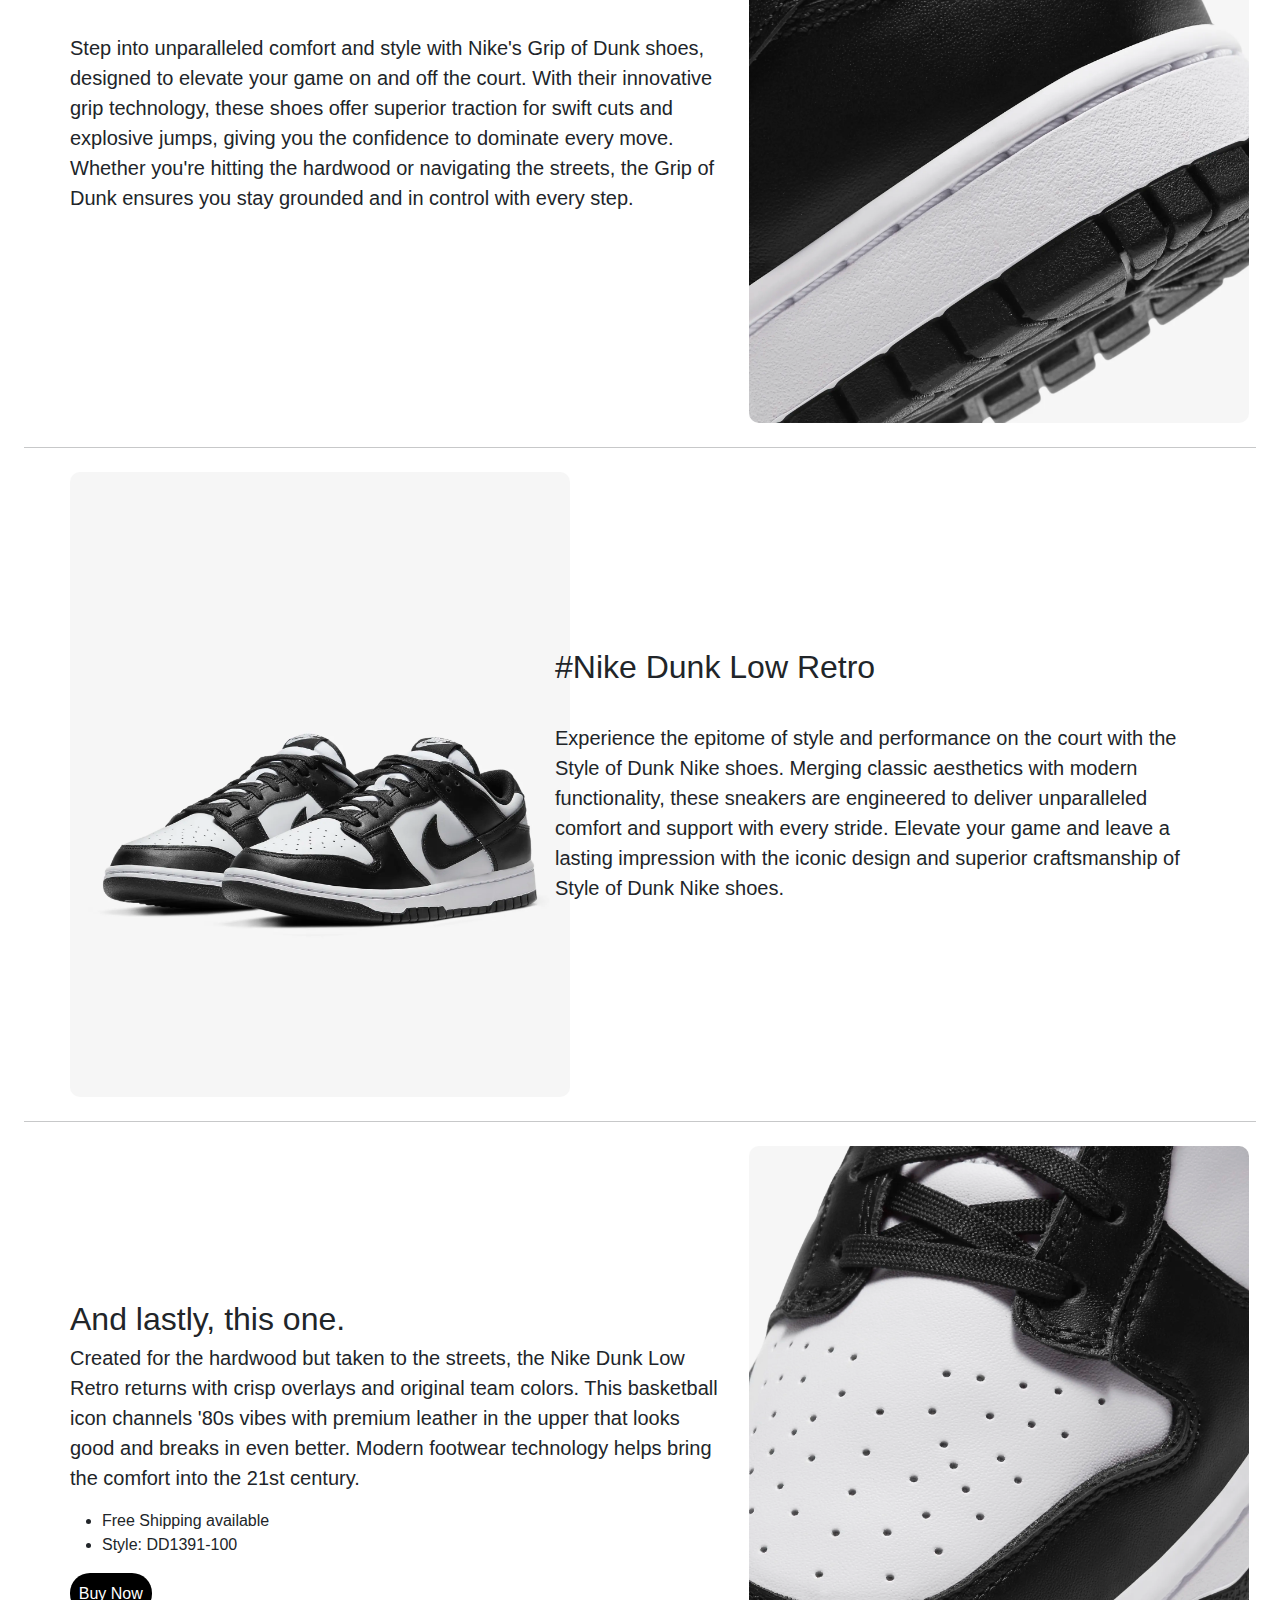
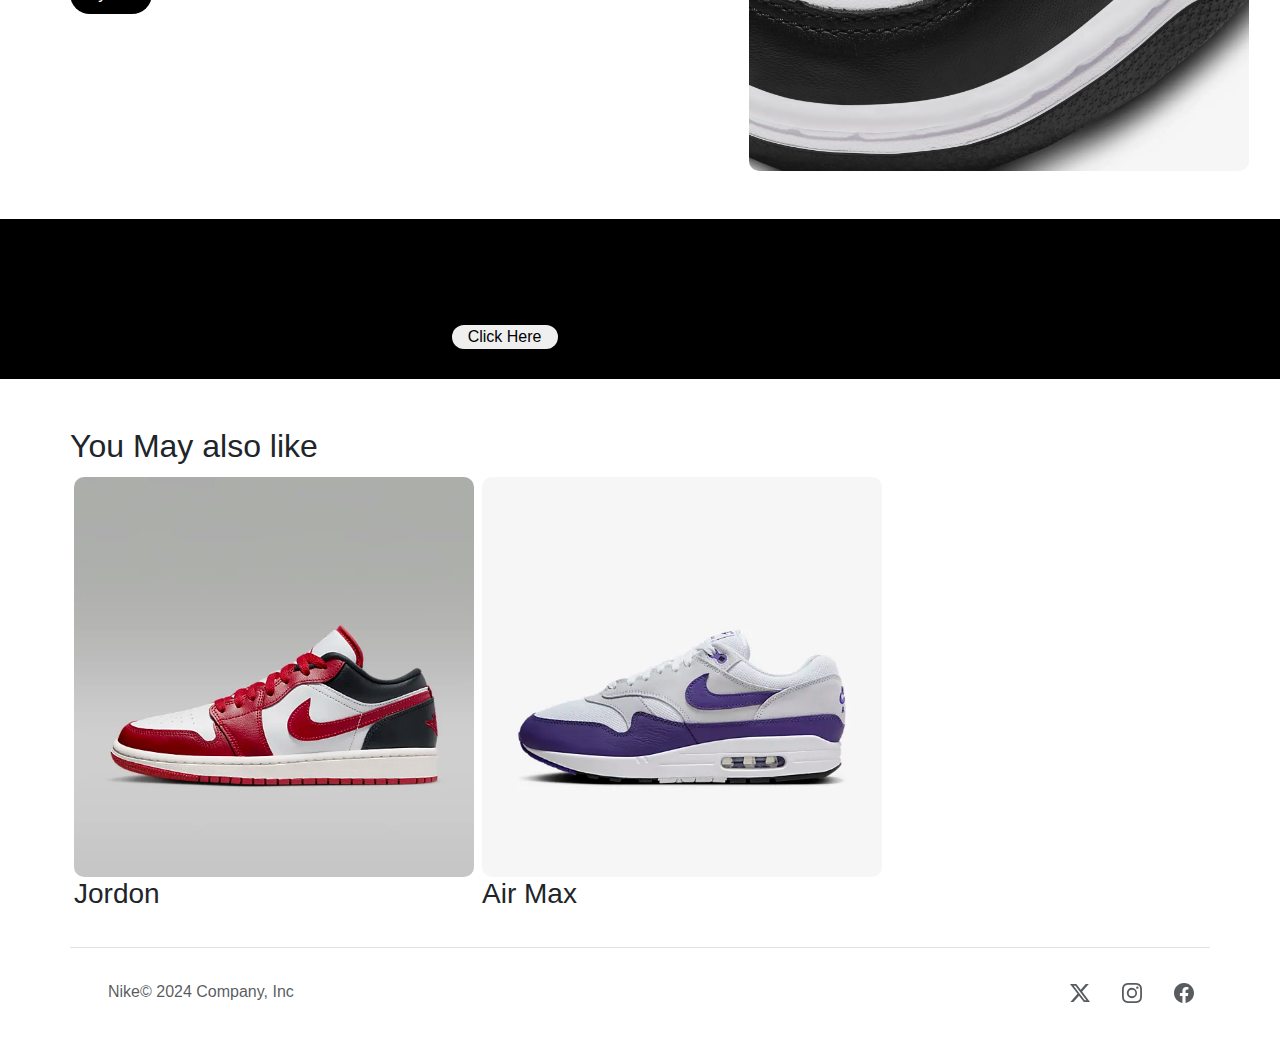
<file: dunk.html>
<!DOCTYPE html>
<html lang="en">

<head>
  <meta charset="UTF-8" />
  <meta name="viewport" content="width=device-width, initial-scale=1.0" />
  <title>Dunk</title>
  <link rel="stylesheet" href="style.css" />
  <link rel="shortcut icon" href="images/nikefavicon.png" type="image/x-icon">
  <link href="https://cdn.jsdelivr.net/npm/bootstrap@5.3.3/dist/css/bootstrap.min.css" rel="stylesheet"
    integrity="sha384-QWTKZyjpPEjISv5WaRU9OFeRpok6YctnYmDr5pNlyT2bRjXh0JMhjY6hW+ALEwIH" crossorigin="anonymous" />
  <link href="https://unpkg.com/aos@2.3.1/dist/aos.css" rel="stylesheet" />
</head>

<body>
  <div class="container bg-white">
    <header class="d-flex flex-wrap justify-content-center py-3 mb-4">
      <a href="index.html" class="d-flex align-items-center mb-3 mb-md-0 me-md-auto link-body-emphasis text-decoration-none">
        <svg aria-hidden="true" class="pre-logo-svg" focusable="false" viewBox="0 0 24 24" role="img" width="59px"
          height="" fill="none">
          <path fill="currentColor" fill-rule="evenodd"
            d="M21 8.719L7.836 14.303C6.74 14.768 5.818 15 5.075 15c-.836 0-1.445-.295-1.819-.884-.485-.76-.273-1.982.559-3.272.494-.754 1.122-1.446 1.734-2.108-.144.234-1.415 2.349-.025 3.345.275.2.666.298 1.147.298.386 0 .829-.063 1.316-.19L21 8.719z"
            clip-rule="evenodd"></path>
        </svg>
      </a>

      <ul class="nav nav-pills">
        <li class="nav-item">
          <a href="index.html" class="nav-link" aria-current="page">Home</a>
        </li>
        <li class="nav-item"><a href="jordon.html" class="nav-link">Jordan</a></li>
        <li class="nav-item"><a href="airmax.html" class="nav-link">Airmax</a></li>
        <li class="nav-item"><a href="dunk.html" class="nav-link active">Dunk</a></li>
        <li class="nav-item"><a href="about.html" class="nav-link">About</a></li>
      </ul>
    </header>
  </div>
  <div class="dunkheropage d-flex align-items-center justify-content-flex-center">
    <div class="container d-flex align-items-center justify-content-center">
      <h1 class="quote display-1 fw-bold" data-aos="zoom-in" data-aos-duration="1000">Dunk</h1>
    </div>

  </div>
  <hr class="featurette-divider m-4" />
  <div class="container">
    <div class="row featurette d-flex align-items-center jutify-content-center">
      <div class="col-md-7 order-md-2">
        <h2 class="featurette-heading fw-normal lh-1">
          Nike Dunk Low Retro <br /><span class="text-body-secondary">Mens shoes</span>
        </h2>
        <p class="lead">Click on the image to view other colors.</p>
        <div class="container d-flex m-4">
          <div class="jordoncolor1 m-1" onclick="Changeimg('images/dunkcolor1.png')">
            <img src="images/dunkcolor1.png" width="90em" alt="" srcset="" data-aos="zoom-in"
              data-aos-duration="1000" />
          </div>
          <div class="jordoncolor2 m-1" onclick="Changeimg('images/dunkcolor2.png')">
            <img src="images/dunkcolor2.png" width="90em" alt="" srcset="" data-aos="zoom-in"
              data-aos-duration="1000" />
          </div>
          <div class="jordoncolor3 m-1" onclick="Changeimg('images/dunkcolor3.png')">
            <img src="images/dunkcolor3.png" width="90em" alt="" srcset="" data-aos="zoom-in"
              data-aos-duration="1000" />
          </div>
          <div class="jordoncolor4 m-1" onclick="Changeimg('images/dunkcolor4.png')">
            <img src="images/dunkcolor4.png" width="90em" alt="" srcset="" data-aos="zoom-in"
              data-aos-duration="1000" />
          </div>
          <div class="jordoncolor4 m-1" onclick="Changeimg('images/dunkcolor5.png')">
            <img src="images/dunkcolor5.png" width="90em" alt="" srcset="" data-aos="zoom-in"
              data-aos-duration="1000" />
          </div>
        </div>
      </div>
      <div class="col-md-5 order-md-1">
        <img id="jordonimages" src="images/dunk1.png" width="500px" alt="" data-aos="zoom-in"
          data-aos-duration="1000" />
      </div>
    </div>
  </div>
  <hr class="featurette-divider m-4" />
  <div class="container">
    <div class="row featurette d-flex align-items-center jutify-content-center ">
      <div class="col-md-7">
        <h2 class="featurette-heading fw-normal lh-1 " data-aos="zoom-in" data-aos-duration="1000">
          Grip...
          <span class="text-body-secondary">Comfort</span>
        </h2>
        <p class="lead">
          Step into unparalleled comfort and style with Nike's Grip of Dunk shoes, designed to elevate your game on and
          off the court. With their innovative grip technology, these shoes offer superior traction for swift cuts and
          explosive jumps, giving you the confidence to dominate every move. Whether you're hitting the hardwood or
          navigating the streets, the Grip of Dunk ensures you stay grounded and in control with every step.
        </p>
      </div>
      <div class="col-md-5">
        <img src="images/dunkgrip.png" width="500px" alt="" srcset="">
      </div>
    </div>
  </div>
  <hr class="featurette-divider m-4" />
  <div class="container">
    <div class="row featurette d-flex align-items-center jutify-content-center">
      <div class="col-md-7 order-md-2">
        <h2 class="featurette-heading fw-normal lh-1">
          #Nike Dunk Low Retro <br /><span class="text-body-secondary" data-aos="zoom-in"
            data-aos-duration="2000">#Dunk</span>
        </h2>
        <p class="lead">Experience the epitome of style and performance on the court with the Style of Dunk Nike shoes.
          Merging classic aesthetics with modern functionality, these sneakers are engineered to deliver unparalleled
          comfort and support with every stride. Elevate your game and leave a lasting impression with the iconic design
          and superior craftsmanship of Style of Dunk Nike shoes.</p>

      </div>
      <div class="col-md-5 order-md-1">
        <img id="jordonimages" src="images/dunkstyle.png" width="500px" alt="" />
      </div>
    </div>
  </div>
  <hr class="featurette-divider m-4" />
  <div class="container">
    <div class="row featurette d-flex align-items-center jutify-content-center">
      <div class="col-md-7">
        <h2 class="featurette-heading fw-normal lh-1">
          And lastly, this one.
          <span class="text-body-secondary" data-aos="zoom-in" data-aos-duration="6000">Checkmate.</span>
        </h2>
        <p class="lead">
          Created for the hardwood but taken to the streets, the Nike Dunk Low Retro returns with crisp overlays and
          original team colors. This basketball icon channels '80s vibes with premium leather in the upper that looks
          good and breaks in even better. Modern footwear technology helps bring the comfort into the 21st century.
        </p>
        <ul>
          <li>Free Shipping available</li>
          <li>Style: DD1391-100</li>
        </ul>
        <button class="shopnow">Buy Now</button>
      </div>
      <div class="col-md-5">
        <img src="images/dunk3.png" width="500px" alt="" srcset="">
      </div>
    </div>
  </div>
  <div class="comparehero d-flex align-items-center justify-content-center">
    <div>
    <div class="container ">
      <h1 class="quote display-4 fw-bold" data-aos="zoom-in" data-aos-duration="1000">Compare here</h1>
      <a href="compare.html"><button>Click Here</button></a>
    </div>
    </div>
  </div>
  <div class="container">
    <h2>You May also like</h2>
    <div class="container d-flex justify-content-start align-items-center">
      <div class="box1 m-1">
        <a href="jordon.html"><img src="images/Jordon.png" width="400px" alt="" srcset="" /></a>
        <h3>Jordon</h3>
      </div>
      <div class="box2 m-1">
        <a href="airmax.html"><img src="images/Airmax.png" width="400px" alt="" /></a>
        <h3>Air Max</h3>
      </div>
    </div>
  </div>
  <div class="container">
    <footer class="d-flex flex-wrap justify-content-between align-items-center py-3 my-4 border-top">
      <div class="col-md-4 d-flex align-items-center">
        <a href="/" class="mb-3 me-2 mb-md-0 text-body-secondary text-decoration-none lh-1">
          <svg class="bi" width="30" height="24">
            <use xlink:href="#bootstrap"></use>
          </svg>
        </a>
        <span class="mb-3 mb-md-0 text-body-secondary">Nike© 2024 Company, Inc</span>
      </div>

      <ul class="nav col-md-4 justify-content-end list-unstyled d-flex">
        <li class="m-3">
          <a class="text-body-secondary" href="#"><svg xmlns="http://www.w3.org/2000/svg" width="20" height="20"
              fill="currentColor" class="bi bi-twitter-x" viewBox="0 0 16 16">
              <path
                d="M12.6.75h2.454l-5.36 6.142L16 15.25h-4.937l-3.867-5.07-4.425 5.07H.316l5.733-6.57L0 .75h5.063l3.495 4.633L12.601.75Zm-.86 13.028h1.36L4.323 2.145H2.865z" />
            </svg></a>
        </li>
        <li class="m-3">
          <a class="text-body-secondary" href="#"><svg xmlns="http://www.w3.org/2000/svg" width="20" height="20"
              fill="currentColor" class="bi bi-instagram" viewBox="0 0 16 16">
              <path
                d="M8 0C5.829 0 5.556.01 4.703.048 3.85.088 3.269.222 2.76.42a3.9 3.9 0 0 0-1.417.923A3.9 3.9 0 0 0 .42 2.76C.222 3.268.087 3.85.048 4.7.01 5.555 0 5.827 0 8.001c0 2.172.01 2.444.048 3.297.04.852.174 1.433.372 1.942.205.526.478.972.923 1.417.444.445.89.719 1.416.923.51.198 1.09.333 1.942.372C5.555 15.99 5.827 16 8 16s2.444-.01 3.298-.048c.851-.04 1.434-.174 1.943-.372a3.9 3.9 0 0 0 1.416-.923c.445-.445.718-.891.923-1.417.197-.509.332-1.09.372-1.942C15.99 10.445 16 10.173 16 8s-.01-2.445-.048-3.299c-.04-.851-.175-1.433-.372-1.941a3.9 3.9 0 0 0-.923-1.417A3.9 3.9 0 0 0 13.24.42c-.51-.198-1.092-.333-1.943-.372C10.443.01 10.172 0 7.998 0zm-.717 1.442h.718c2.136 0 2.389.007 3.232.046.78.035 1.204.166 1.486.275.373.145.64.319.92.599s.453.546.598.92c.11.281.24.705.275 1.485.039.843.047 1.096.047 3.231s-.008 2.389-.047 3.232c-.035.78-.166 1.203-.275 1.485a2.5 2.5 0 0 1-.599.919c-.28.28-.546.453-.92.598-.28.11-.704.24-1.485.276-.843.038-1.096.047-3.232.047s-2.39-.009-3.233-.047c-.78-.036-1.203-.166-1.485-.276a2.5 2.5 0 0 1-.92-.598 2.5 2.5 0 0 1-.6-.92c-.109-.281-.24-.705-.275-1.485-.038-.843-.046-1.096-.046-3.233s.008-2.388.046-3.231c.036-.78.166-1.204.276-1.486.145-.373.319-.64.599-.92s.546-.453.92-.598c.282-.11.705-.24 1.485-.276.738-.034 1.024-.044 2.515-.045zm4.988 1.328a.96.96 0 1 0 0 1.92.96.96 0 0 0 0-1.92m-4.27 1.122a4.109 4.109 0 1 0 0 8.217 4.109 4.109 0 0 0 0-8.217m0 1.441a2.667 2.667 0 1 1 0 5.334 2.667 2.667 0 0 1 0-5.334" />
            </svg></a>
        </li>
        <li class="m-3">
          <a class="text-body-secondary" href="#"><svg xmlns="http://www.w3.org/2000/svg" width="20" height="20"
              fill="currentColor" class="bi bi-facebook" viewBox="0 0 16 16">
              <path
                d="M16 8.049c0-4.446-3.582-8.05-8-8.05C3.58 0-.002 3.603-.002 8.05c0 4.017 2.926 7.347 6.75 7.951v-5.625h-2.03V8.05H6.75V6.275c0-2.017 1.195-3.131 3.022-3.131.876 0 1.791.157 1.791.157v1.98h-1.009c-.993 0-1.303.621-1.303 1.258v1.51h2.218l-.354 2.326H9.25V16c3.824-.604 6.75-3.934 6.75-7.951" />
            </svg></a>
        </li>
      </ul>
    </footer>
  </div>
</body>
<script src="https://cdn.jsdelivr.net/npm/bootstrap@5.3.3/dist/js/bootstrap.bundle.min.js"
  integrity="sha384-YvpcrYf0tY3lHB60NNkmXc5s9fDVZLESaAA55NDzOxhy9GkcIdslK1eN7N6jIeHz" crossorigin="anonymous"></script>
<script src="https://unpkg.com/aos@2.3.1/dist/aos.js"></script>
<script>
  AOS.init();
</script>
<script src="script.js"></script>

</html>
</file>
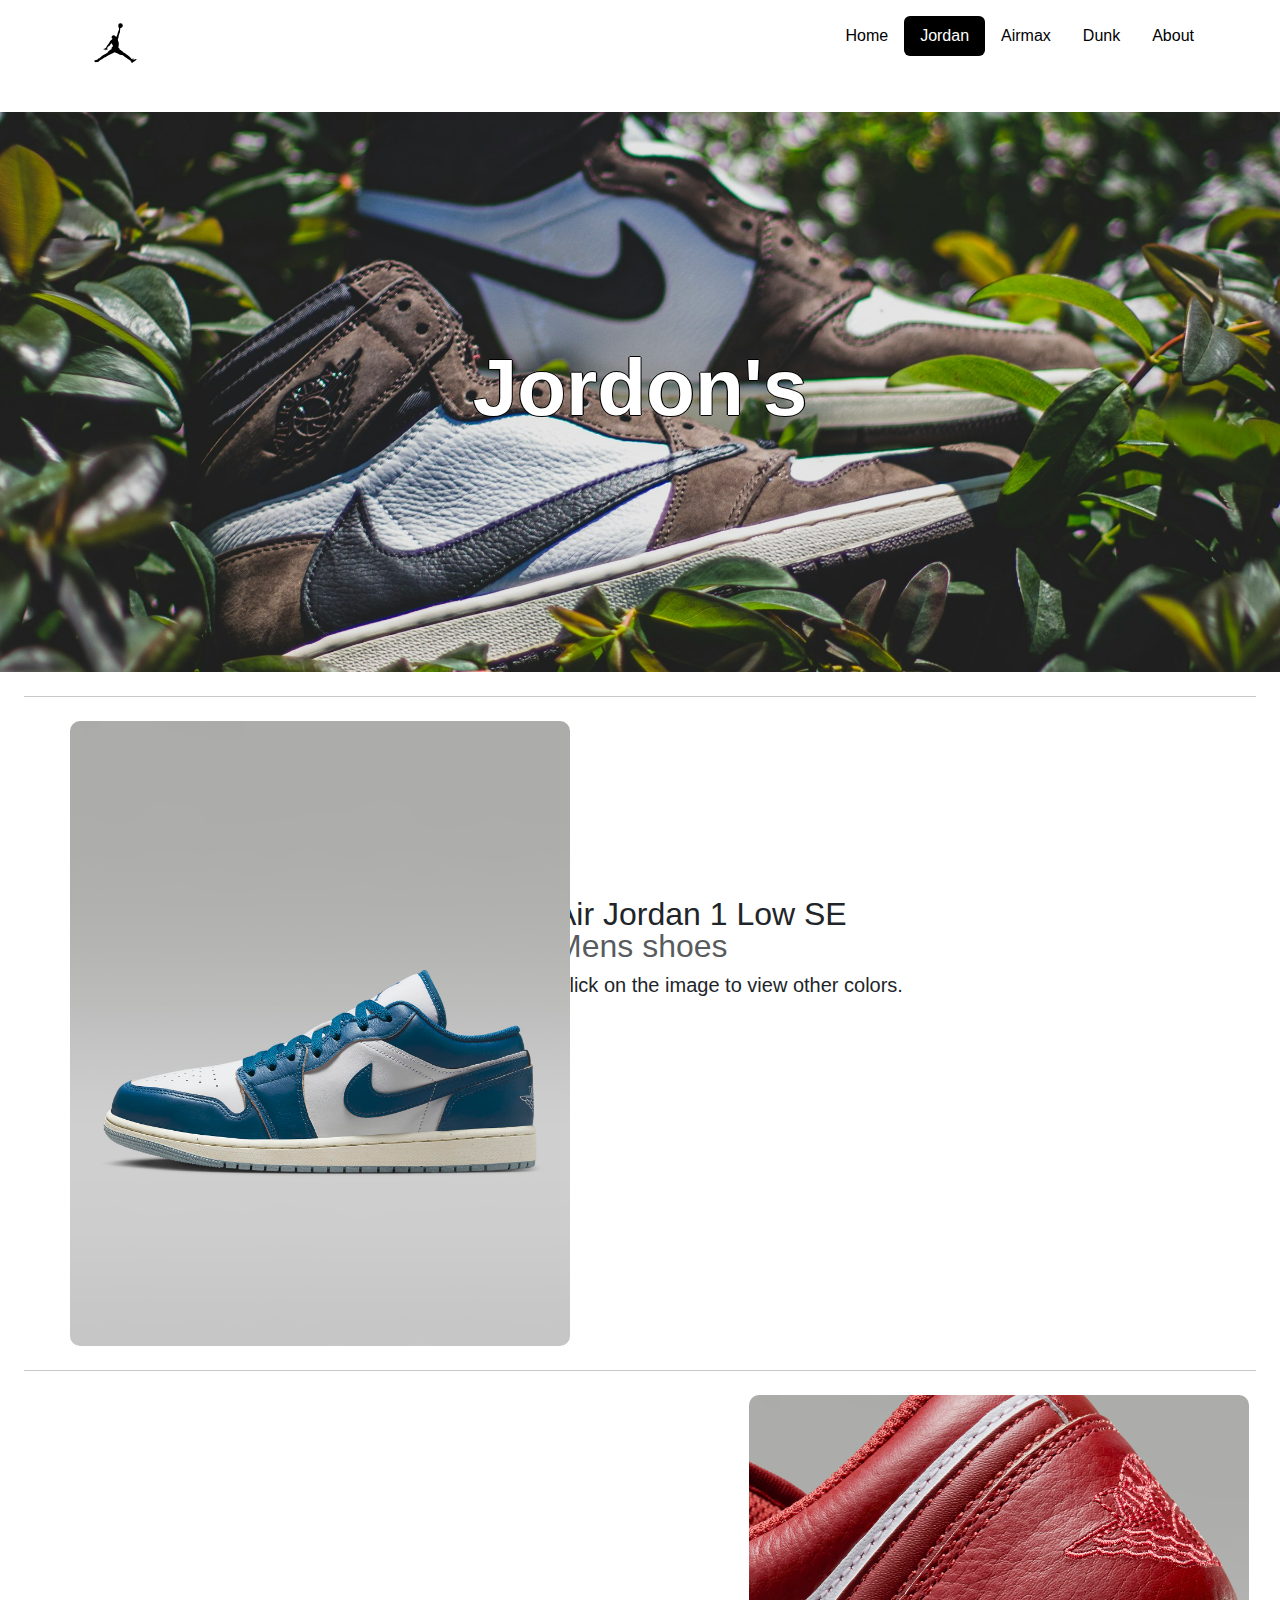
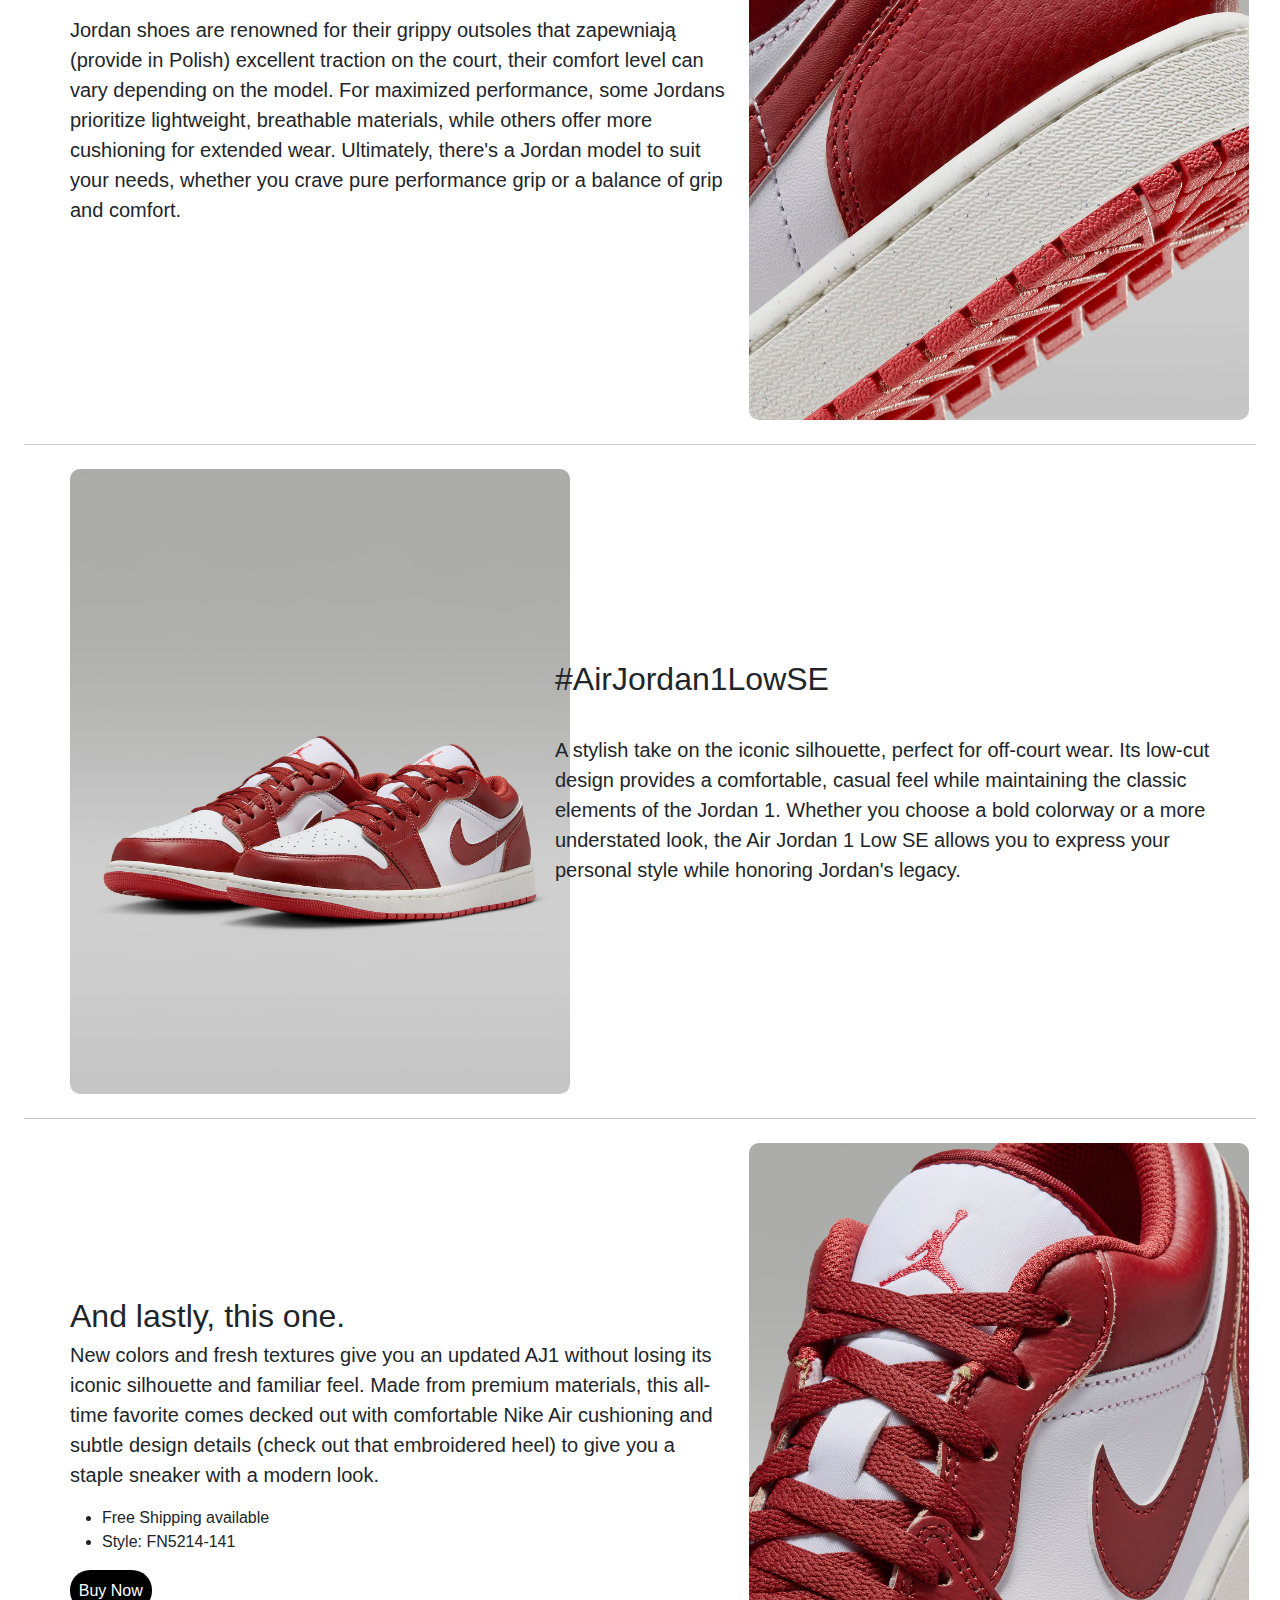
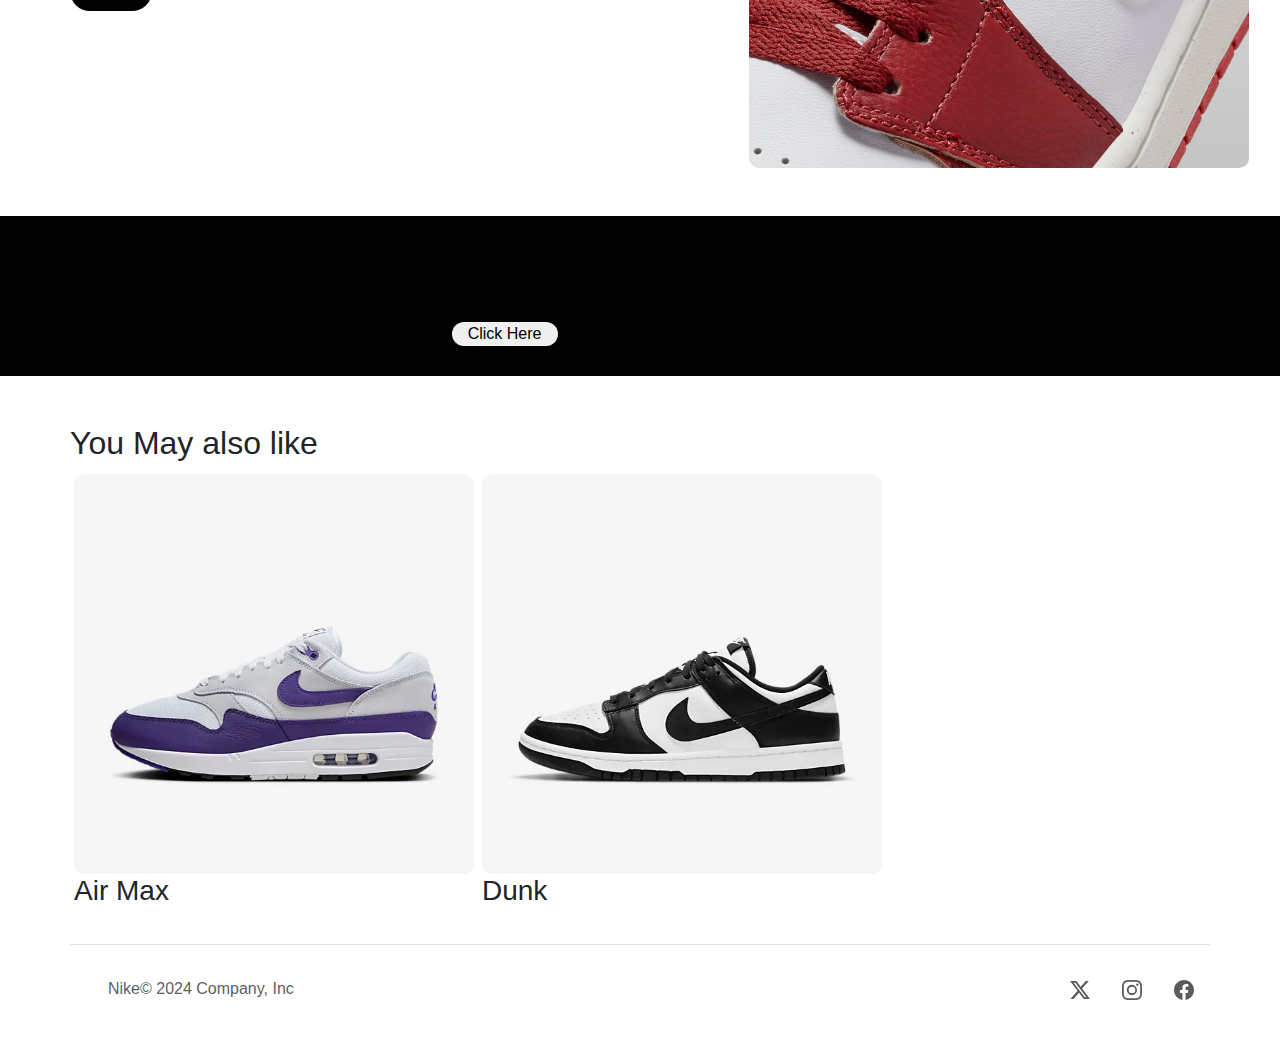
<file: jordon.html>
<!DOCTYPE html>
<html lang="en">

<head>
  <meta charset="UTF-8" />
  <meta name="viewport" content="width=device-width, initial-scale=1.0" />
  <title>Jordans</title>
  <link rel="stylesheet" href="style.css" />
  <link rel="shortcut icon" href="images/jordonfavicon.png" type="image/x-icon">
  <link href="https://cdn.jsdelivr.net/npm/bootstrap@5.3.3/dist/css/bootstrap.min.css" rel="stylesheet"
    integrity="sha384-QWTKZyjpPEjISv5WaRU9OFeRpok6YctnYmDr5pNlyT2bRjXh0JMhjY6hW+ALEwIH" crossorigin="anonymous" />
  <link href="https://unpkg.com/aos@2.3.1/dist/aos.css" rel="stylesheet" />
</head>

<body>
  <div class="container  bg-white">
    <header class="d-flex flex-wrap justify-content-center py-3 mb-4">
      <a href="index.html" class="d-flex align-items-center  mb-md-0 me-md-auto link-body-emphasis text-decoration-none">
        <h1 class="_1ZsY6zh2 headline-3"><svg aria-hidden="false" class="_2eprOjqm" focusable="false"
            viewBox="4 2.5 16 17" role="img" width="91px" height="40px" fill="none">
            <path fill="currentColor" fill-rule="evenodd"
              d="M13.182 3.733c-.012-.039-.012-.039-.012-.072a.966.966 0 01.922-1.007.97.97 0 011.007.922.964.964 0 01-.917 1.007c-.027.004-.062 0-.101 0-.016.004-.04.004-.056.022-.056.084.14.073-.005.44 0 0 0 .038-.012.077-.012.14-.08.562-.096.793.029.04.04.05.029.13a6.003 6.003 0 01-.09.534c-.04.14-.096.174-.147.202-.073.298-.095.545-.281.905-.022.276-.045.35-.106.484-.017.4.01.46-.281 1.101-.08.3-.017.507.05.821.068.321.276.461.298.793.05.771.017 1.305-.163 1.907l.135.348c.18.084.618.326.36.675.343.19.865.394 1.28.781.176.147.35.315.513.5.316.057.276.08.506.231.675.438 1.749 1.304 2.373 1.906.112.067.147.112.236.163.01.023.017.034.01.04-.026.072-.026.072-.06.14.039.04.095.073.134.107.04.005.04-.006.096-.017.079.073.18.135.214.135.106-.022.084-.005.185-.1.029-.035.084 0 .084 0 .04-.04.113-.119.214-.176.079-.045.23-.045.23-.045.052.006.04.051.029.073-.057.023-.18.057-.247.108-.152.14-.276.353-.276.353.299-.033.484.045.719.023.136-.005.237.006.377-.09 0 0 .14-.096.265-.14.118-.05.23-.017.33.062.069.084.119.084 0 .196-.044.045-.1.096-.18.17-.133.123-.313.291-.5.432a3.11 3.11 0 01-.527.315c-.338.23-.26.174-.523.394-.03.022-.124.078-.163.106-.107.062-.135.006-.197-.118 0 0-.028-.045-.08-.14-.05-.107-.09-.23-.072-.23-.062-.007-.331-.344-.331-.41-.063-.013-.304-.26-.31-.31l-.214-.18c-.253.044-.31-.113-.961-.608-.08-.006-.197-.05-.36-.174-.298-.253-1.007-.815-1.124-.883-.13-.067-.281-.134-.383-.214-.146-.022-.218-.05-.298-.067-.08-.022-.14-.057-.326-.079-.303-.045-.618-.18-.911-.337-.14-.073-.264-.107-.382-.169-.27-.124-.506-.236-.686-.28a2.148 2.148 0 01-.568-.226c-.061-.034-.095-.06-.134-.073-.09-.022-.153.006-.192.022-.23.108-.438.203-.636.31-.18.09-.348.186-.528.286a7.971 7.971 0 01-.534.254s-.534.253-.832.348c-.26.197-.787.546-1.107.715-.158.073-.467.252-.608.292-.08.061-.371.258-.596.421-.18.124-.31.231-.31.231-.106.084-.101.13-.28.045a1.491 1.491 0 00-.13.096c-.14.095-.146.073-.202.067-.101.08-.113.04-.197.13-.061.084 0 .061-.118.106-.028.006-.04.04-.057.056-.094.073-.1.293-.325.304-.135.09-.107.203-.197.191 0 .102-.18.23-.214.23-.292.096-.304-.118-.646.035-.045.016-.113.072-.197.084-.152.022-.332-.006-.444-.102a1.93 1.93 0 01-.326-.398c-.051-.13-.017-.208.163-.332.073-.045.084-.079.208-.084.06-.024.045.01.15-.024.064-.016.064-.005.193-.005.028-.017.067-.022.124-.045.1-.034.196-.062.196-.062s.028-.023.124-.01c.078-.035.169-.08.214-.097-.012-.124.005-.124.06-.174.08-.062.09-.05.148-.01.022-.007.039-.013.027-.035-.01-.073-.061-.107-.045-.247-.022-.057-.061-.129-.05-.174.01-.045.028-.069.056-.079.029-.012.045.006.057.022.028.034.05.135.05.135.006.118.04.26.152.18.067-.062.084-.242.214-.203l.096.085c.084-.073.084-.073.14-.107 0 0-.08-.073-.012-.135.045-.039.108-.067.208-.175.276-.292.422-.42.714-.657a6.811 6.811 0 011.699-.939c.146-.174.28-.286.585-.304.377-.606 1.085-1.136 1.248-1.22.134-.23.19-.208.365-.247.135-.107.175-.107.23-.214.063-.23-.112-.86.383-.877.112-.146.078-.112.196-.248a2.19 2.19 0 01-.118-.5c-.005-.016-.196-.157-.13-.332a2.33 2.33 0 01-.268-.432.202.202 0 01-.063-.012c-.022-.005-.055-.005-.09-.005-.078.196-.163.208-.303.253-.26.512-.35.731-1.046 1.142-.28.298-.382.64-.382.634a.46.46 0 00-.012.321c-.045.107-.027.124-.027.124.01.045.056.106.106.112.079.023.169.023.158.118-.011.113-.163.09-.237.073-.275-.05-.185-.23-.365-.174-.141.085-.196.348-.416.31-.028-.023-.017-.074.006-.119.028-.06.084-.118.056-.14-.146.04-.433.123-.433.123-.135.04-.281-.039-.147-.124.063-.022.153-.05.265-.118 0 0 .062-.072-.057-.039a1.144 1.144 0 01-.416.045s-.257-.039-.292-.056c-.028-.022-.061-.107.017-.1a2.71 2.71 0 00.563-.068c.095-.035.28-.14.382-.186 0 0 .113-.157.18-.19.107-.114.19-.18.28-.299.09-.18.192-.46.5-.906a4.16 4.16 0 01.535-.646s.062-.338.343-.573c.063-.14.157-.31.259-.462a1.7 1.7 0 00.106-.168c.09-.13.186-.377.518-.41 0 0 .147-.102.197-.175.084-.073.074-.186.14-.259-.106-.106-.365-.309-.382-.573a.85.85 0 01.265-.692c.196-.185.398-.275.646-.258.309.055.366.157.455.258.09.101.13.04.163.146.259.073.248.045.237.236.045.057.106.108.1.214.085-.175.108-.208.344-.399.062-.157.1-.315.15-.478.052-.146.114-.298.154-.41-.04-.326.06-.377.196-.664-.022-.039-.016-.05-.006-.112.057-.192.136-.433.186-.596 0 0 .017-.063.085-.063.06-.202.157-.579.179-.663.062-.208.029-.287-.01-.41-.012-.04-.006-.09-.03-.136a5.483 5.483 0 01-.19-.41c-.028-.073-.08-.354-.08-.354-.004-.062-.004-.09-.004-.09z"
              clip-rule="evenodd"></path>
            <title>jordan</title>
          </svg></h1>
      </a>

      <ul class="nav nav-pills">
        <li class="nav-item">
          <a href="index.html" class="nav-link" aria-current="page">Home</a>
        </li>
        <li class="nav-item"><a href="jordon.html" class="nav-link active">Jordan</a></li>
        <li class="nav-item"><a href="airmax.html" class="nav-link">Airmax</a></li>
        <li class="nav-item"><a href="dunk.html" class="nav-link">Dunk</a></li>
        <li class="nav-item"><a href="about.html" class="nav-link">About</a></li>
      </ul>
    </header>
  </div>
  <div class="jordonheropage d-flex align-items-center justify-content-flex-center">
    <div class="container d-flex align-items-center justify-content-center">
      <h1 class="quote display-1 fw-bold" data-aos="zoom-in" data-aos-duration="1000">Jordon's</h1>
    </div>

  </div>
  <hr class="featurette-divider m-4" />
  <div class="container">
    <div class="row featurette d-flex align-items-center jutify-content-center">
      <div class="col-md-7 order-md-2">
        <h2 class="featurette-heading fw-normal lh-1">
          Air Jordan 1 Low SE <br /><span class="text-body-secondary">Mens shoes</span>
        </h2>
        <p class="lead">Click on the image to view other colors.</p>
        <div class="container d-flex m-4">
          <div class="jordoncolor1 m-1" onclick="Changeimg('images/jordoncolor1.png')">
            <img src="images/jordoncolor1.png" width="90em" alt="" srcset="" data-aos="zoom-in"
              data-aos-duration="1000" />
          </div>
          <div class="jordoncolor2 m-1" onclick="Changeimg('images/jordoncolor2.png')">
            <img src="images/jordoncolor2.png" width="90em" alt="" srcset="" data-aos="zoom-in"
              data-aos-duration="1000" />
          </div>
          <div class="jordoncolor3 m-1" onclick="Changeimg('images/jordoncolor3.png')">
            <img src="images/jordoncolor3.png" width="90em" alt="" srcset="" data-aos="zoom-in"
              data-aos-duration="1000" />
          </div>
          <div class="jordoncolor4 m-1" onclick="Changeimg('images/jordoncolor4.png')">
            <img src="images/jordoncolor4.png" width="90em" alt="" srcset="" data-aos="zoom-in"
              data-aos-duration="1000" />
          </div>
        </div>
      </div>
      <div class="col-md-5 order-md-1">
        <img id="jordonimages" src="images/jordon1.jpg" width="500px" alt="" data-aos="zoom-in"
          data-aos-duration="1000" />
      </div>
    </div>
  </div>
  <hr class="featurette-divider m-4" />
  <div class="container">
    <div class="row featurette d-flex align-items-center jutify-content-center ">
      <div class="col-md-7">
        <h2 class="featurette-heading fw-normal lh-1 " data-aos="zoom-in" data-aos-duration="1000">
          Grip...
          <span class="text-body-secondary">Comfort</span>
        </h2>
        <p class="lead">
          Jordan shoes are renowned for their grippy outsoles that zapewniają (provide in Polish) excellent traction on
          the court, their comfort level can vary depending on the model. For maximized performance, some Jordans
          prioritize lightweight, breathable materials, while others offer more cushioning for extended wear.
          Ultimately, there's a Jordan model to suit your needs, whether you crave pure performance grip or a balance of
          grip and comfort.
        </p>
      </div>
      <div class="col-md-5">
        <img src="images/jordongrip.jpg" width="500px" alt="" srcset="">
      </div>
    </div>
  </div>
  <hr class="featurette-divider m-4" />
  <div class="container">
    <div class="row featurette d-flex align-items-center jutify-content-center">
      <div class="col-md-7 order-md-2">
        <h2 class="featurette-heading fw-normal lh-1">
          #AirJordan1LowSE <br /><span class="text-body-secondary" data-aos="zoom-in"
            data-aos-duration="2000">#JordanStyle</span>
        </h2>
        <p class="lead">A stylish take on the iconic silhouette, perfect for off-court wear. Its low-cut design provides
          a comfortable, casual feel while maintaining the classic elements of the Jordan 1. Whether you choose a bold
          colorway or a more understated look, the Air Jordan 1 Low SE allows you to express your personal style while
          honoring Jordan's legacy.</p>

      </div>
      <div class="col-md-5 order-md-1">
        <img id="jordonimages" src="images/jordonstyle.jpg" width="500px" alt="" />
      </div>
    </div>
  </div>
  <hr class="featurette-divider m-4" />
  <div class="container">
    <div class="row featurette d-flex align-items-center jutify-content-center">
      <div class="col-md-7">
        <h2 class="featurette-heading fw-normal lh-1">
          And lastly, this one.
          <span class="text-body-secondary" data-aos="zoom-in" data-aos-duration="6000">Checkmate.</span>
        </h2>
        <p class="lead">
          New colors and fresh textures give you an updated AJ1 without losing its iconic silhouette and familiar feel.
          Made from premium materials, this all-time favorite comes decked out with comfortable Nike Air cushioning and
          subtle design details (check out that embroidered heel) to give you a staple sneaker with a modern look.
        </p>
        <ul>
          <li>Free Shipping available</li>
          <li>Style: FN5214-141</li>
        </ul>
        <button class="shopnow">Buy Now</button>
      </div>
      <div class="col-md-5">
        <img src="images/jordons3.jpg" width="500px" alt="" srcset="">
      </div>
    </div>
  </div>
  <div class="comparehero d-flex align-items-center justify-content-center">
    <div>
    <div class="container ">
      <h1 class="quote display-4 fw-bold" data-aos="zoom-in" data-aos-duration="1000">Compare here</h1>
      <a href="compare.html"><button>Click Here</button></a>
    </div>
    </div>
  </div>
  <div class="container">
    <h2>You May also like</h2>
    <div class="container youmaylike d-flex justify-content-start align-items-center">
      <div class="box1 m-1">
        <a href="airmax.html"><img src="images/Airmax.png" width="400px" alt="" /></a>
        <h3>Air Max</h3>
      </div>
      <div class="box2 m-1">
        <a href="dunk.html"><img src="images/dunk.png" width="400px" alt="" srcset="" /></a>
        <h3>Dunk</h3>
      </div>
    </div>
  </div>
  <div class="container">
    <footer class="d-flex flex-wrap justify-content-between align-items-center py-3 my-4 border-top">
      <div class="col-md-4 d-flex align-items-center">
        <a href="/" class="mb-3 me-2 mb-md-0 text-body-secondary text-decoration-none lh-1">
          <svg class="bi" width="30" height="24">
            <use xlink:href="#bootstrap"></use>
          </svg>
        </a>
        <span class="mb-3 mb-md-0 text-body-secondary">Nike© 2024 Company, Inc</span>
      </div>

      <ul class="nav col-md-4 justify-content-end list-unstyled d-flex">
        <li class="m-3">
          <a class="text-body-secondary" href="#"><svg xmlns="http://www.w3.org/2000/svg" width="20" height="20"
              fill="currentColor" class="bi bi-twitter-x" viewBox="0 0 16 16">
              <path
                d="M12.6.75h2.454l-5.36 6.142L16 15.25h-4.937l-3.867-5.07-4.425 5.07H.316l5.733-6.57L0 .75h5.063l3.495 4.633L12.601.75Zm-.86 13.028h1.36L4.323 2.145H2.865z" />
            </svg></a>
        </li>
        <li class="m-3">
          <a class="text-body-secondary" href="#"><svg xmlns="http://www.w3.org/2000/svg" width="20" height="20"
              fill="currentColor" class="bi bi-instagram" viewBox="0 0 16 16">
              <path
                d="M8 0C5.829 0 5.556.01 4.703.048 3.85.088 3.269.222 2.76.42a3.9 3.9 0 0 0-1.417.923A3.9 3.9 0 0 0 .42 2.76C.222 3.268.087 3.85.048 4.7.01 5.555 0 5.827 0 8.001c0 2.172.01 2.444.048 3.297.04.852.174 1.433.372 1.942.205.526.478.972.923 1.417.444.445.89.719 1.416.923.51.198 1.09.333 1.942.372C5.555 15.99 5.827 16 8 16s2.444-.01 3.298-.048c.851-.04 1.434-.174 1.943-.372a3.9 3.9 0 0 0 1.416-.923c.445-.445.718-.891.923-1.417.197-.509.332-1.09.372-1.942C15.99 10.445 16 10.173 16 8s-.01-2.445-.048-3.299c-.04-.851-.175-1.433-.372-1.941a3.9 3.9 0 0 0-.923-1.417A3.9 3.9 0 0 0 13.24.42c-.51-.198-1.092-.333-1.943-.372C10.443.01 10.172 0 7.998 0zm-.717 1.442h.718c2.136 0 2.389.007 3.232.046.78.035 1.204.166 1.486.275.373.145.64.319.92.599s.453.546.598.92c.11.281.24.705.275 1.485.039.843.047 1.096.047 3.231s-.008 2.389-.047 3.232c-.035.78-.166 1.203-.275 1.485a2.5 2.5 0 0 1-.599.919c-.28.28-.546.453-.92.598-.28.11-.704.24-1.485.276-.843.038-1.096.047-3.232.047s-2.39-.009-3.233-.047c-.78-.036-1.203-.166-1.485-.276a2.5 2.5 0 0 1-.92-.598 2.5 2.5 0 0 1-.6-.92c-.109-.281-.24-.705-.275-1.485-.038-.843-.046-1.096-.046-3.233s.008-2.388.046-3.231c.036-.78.166-1.204.276-1.486.145-.373.319-.64.599-.92s.546-.453.92-.598c.282-.11.705-.24 1.485-.276.738-.034 1.024-.044 2.515-.045zm4.988 1.328a.96.96 0 1 0 0 1.92.96.96 0 0 0 0-1.92m-4.27 1.122a4.109 4.109 0 1 0 0 8.217 4.109 4.109 0 0 0 0-8.217m0 1.441a2.667 2.667 0 1 1 0 5.334 2.667 2.667 0 0 1 0-5.334" />
            </svg></a>
        </li>
        <li class="m-3">
          <a class="text-body-secondary" href="#"><svg xmlns="http://www.w3.org/2000/svg" width="20" height="20"
              fill="currentColor" class="bi bi-facebook" viewBox="0 0 16 16">
              <path
                d="M16 8.049c0-4.446-3.582-8.05-8-8.05C3.58 0-.002 3.603-.002 8.05c0 4.017 2.926 7.347 6.75 7.951v-5.625h-2.03V8.05H6.75V6.275c0-2.017 1.195-3.131 3.022-3.131.876 0 1.791.157 1.791.157v1.98h-1.009c-.993 0-1.303.621-1.303 1.258v1.51h2.218l-.354 2.326H9.25V16c3.824-.604 6.75-3.934 6.75-7.951" />
            </svg></a>
        </li>
      </ul>
    </footer>
  </div>
</body>
<script src="https://cdn.jsdelivr.net/npm/bootstrap@5.3.3/dist/js/bootstrap.bundle.min.js"
  integrity="sha384-YvpcrYf0tY3lHB60NNkmXc5s9fDVZLESaAA55NDzOxhy9GkcIdslK1eN7N6jIeHz" crossorigin="anonymous"></script>
<script src="https://unpkg.com/aos@2.3.1/dist/aos.js"></script>
<script>
  AOS.init();
</script>
<script src="script.js"></script>

</html>
</file>
<file: style.css>
@import url('https://fonts.googleapis.com/css2?family=Roboto+Slab:wght@100..900&display=swap');
*{
    font-family: "Ubuntu Sans", sans-serif;
    font-optical-sizing: auto;
}
.container{
    padding: 0% !important;
}
.nav-link{
    color: black !important;
}

.active{
    background-color: black !important;
    color: white !important;
}
.card-body{
    height: 80%;
    width: 100%;
    top: 0;
    right: 0;
    position: absolute;
    backdrop-filter:inherit;
}
.indexhero{
    background-image: url(images/indexhero.jpg);
    background-size:cover;
    background-repeat: no-repeat;
    height:45rem;
    color: rgb(235, 224, 205);
    text-shadow:
        0.07em 0 black,
        0 0.07em black,
        -0.07em 0 black,
        0 -0.07em black;
}
.add{
    height: 45rem;
}
#background-video {
    width: 100%;
    height: 100%;
    object-fit: cover;
    left: 0;
    right: 0;
    top: 0;
    bottom: 0;
    
 }
.comparehero{
    background-color: black;
    height:10rem;
    color: white;
    text-shadow:
        0.07em 0 black,
        0 0.07em black,
        -0.07em 0 black,
        0 -0.07em black;
    margin: 3rem 0 ;
}
.comparehero button{
    border-radius: 20px;
    
}
.abouthero{
    background-image: url(images/nikeheadquaters.jpg);
    background-size:cover;
    background-position: center;
    background-repeat: no-repeat;
    height:45rem;
    color: white;
    text-shadow:
        0.07em 0 black,
        0 0.07em black,
        -0.07em 0 black,
        0 -0.07em black;
}
.cardhead{
    color: white;
    font-size:larger;
    font-weight: bolder;
    margin-left: 2em;
}
.card-body{
    color: white;
    display: flex;
    justify-content:end;
    flex-direction: column;
    align-items:flex-start;
   

}
.cardbody{
    color: white;
    margin-left: 2em;
}
.cardbody button, button{
    border-radius: 20px;
    padding: 0 1em;
    border: none;
    outline: none;
    
}
.shopnow{
    border-radius: 20px;
    padding:0.55em;
    border: none;
    outline: none;
    background-color: black;
    color: white;
}
.jordoncolor1,.jordoncolor2,.jordoncolor3,.jordoncolor4{
    cursor:pointer;
}

.jordonheropage{
    background-image: url(images/jordonBackground.jpg);
    background-size:cover;
    background-position: center;
    background-repeat: no-repeat;
    height:35rem;
    color: white;
    text-shadow:
        0.07em 0 black,
        0 0.07em black,
        -0.07em 0 black,
        0 -0.07em black;

}
.airmaxheropage{
    background-image: url(images/airmaxhero.webp);
    background-size:cover;
    background-position: center;
    background-repeat: no-repeat;
    height:35rem;
    color: white;
    text-shadow:
        0.07em 0 black,
        0 0.07em black,
        -0.07em 0 black,
        0 -0.07em black;

}
.dunkheropage{
    background-image: url(images/dunkhero.jpg);
    background-size:cover;
    background-position: center;
    background-repeat: no-repeat;
    height:35rem;
    color: white;
    text-shadow:
        0.07em 0 black,
        0 0.07em black,
        -0.07em 0 black,
        0 -0.07em black;

}
img{
    border-radius: 10px;
}
@media (max-width: 798px) {
    .memberoffers,.products{
        flex-wrap: wrap;
        
    }
    .youmaylike{
        flex-direction: column;
    }
    #tableimage,.add{
        display: none;
    }
    
  }
</file>
